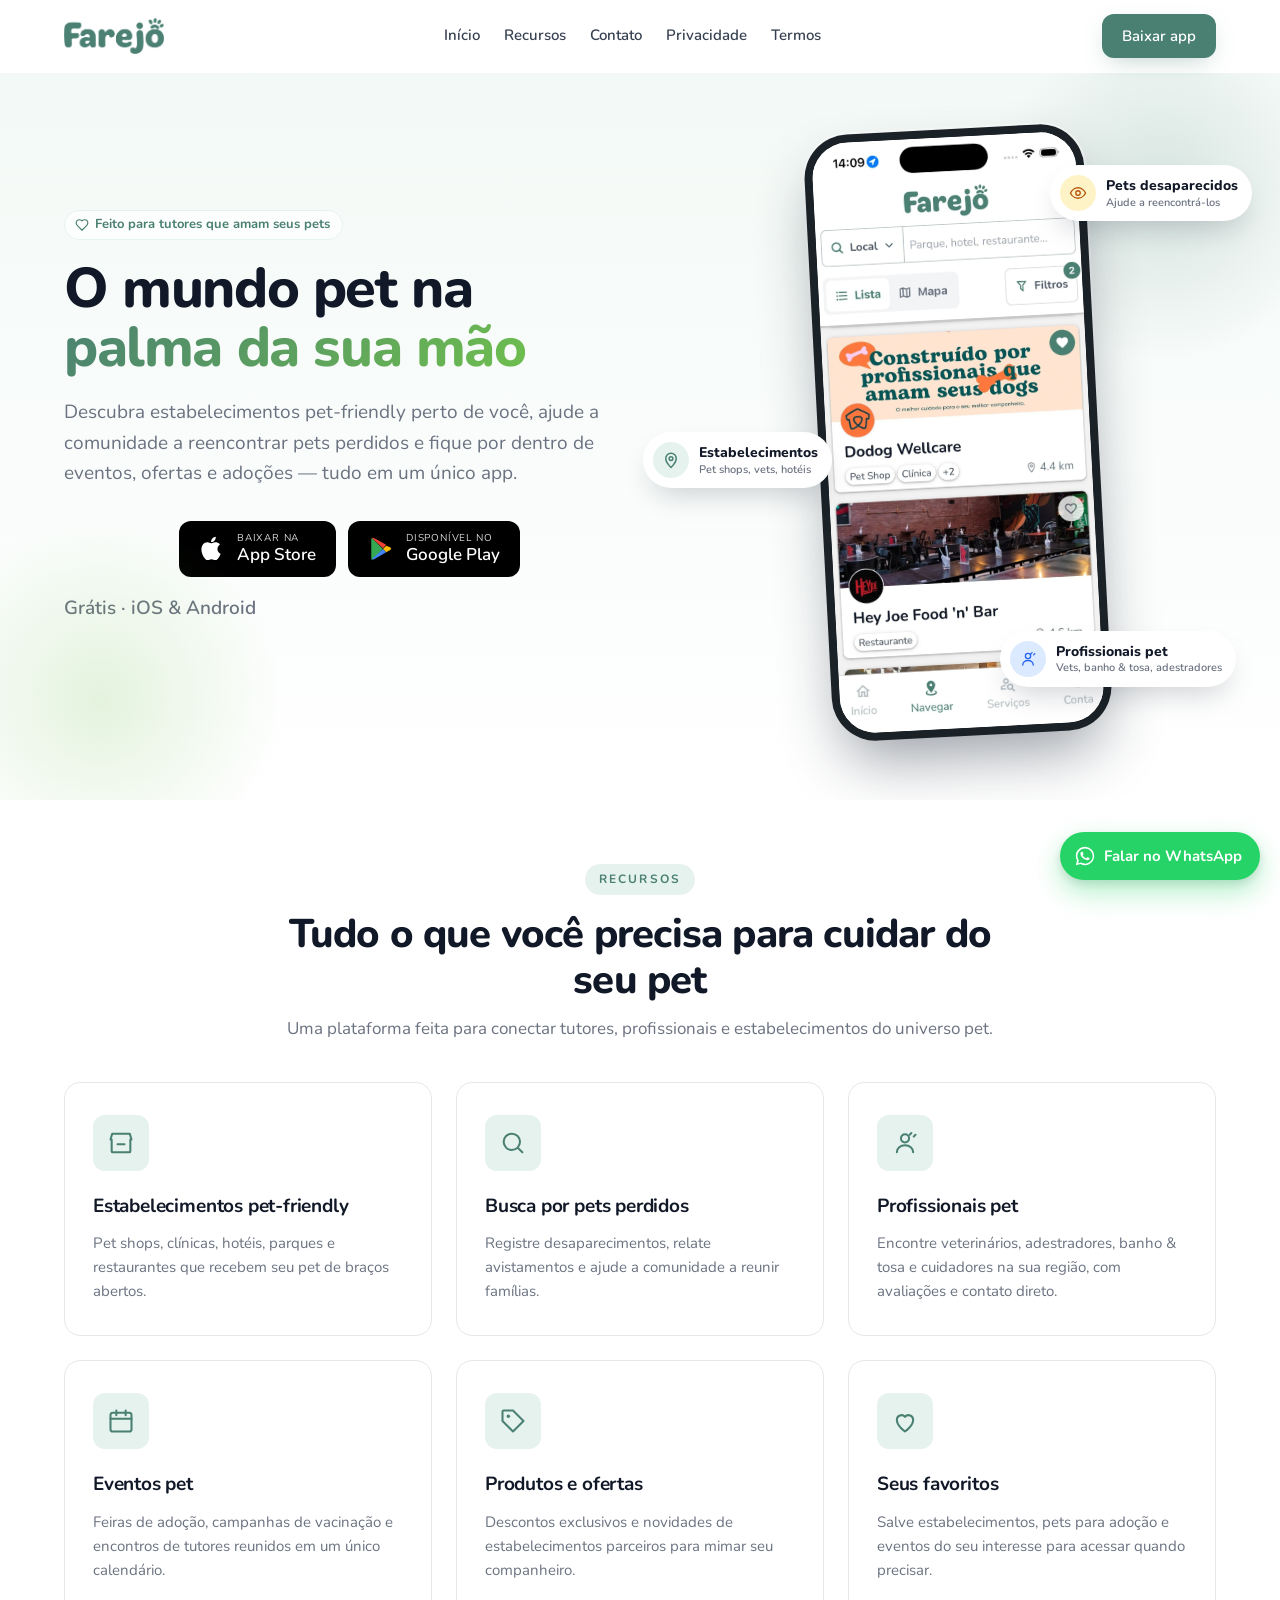
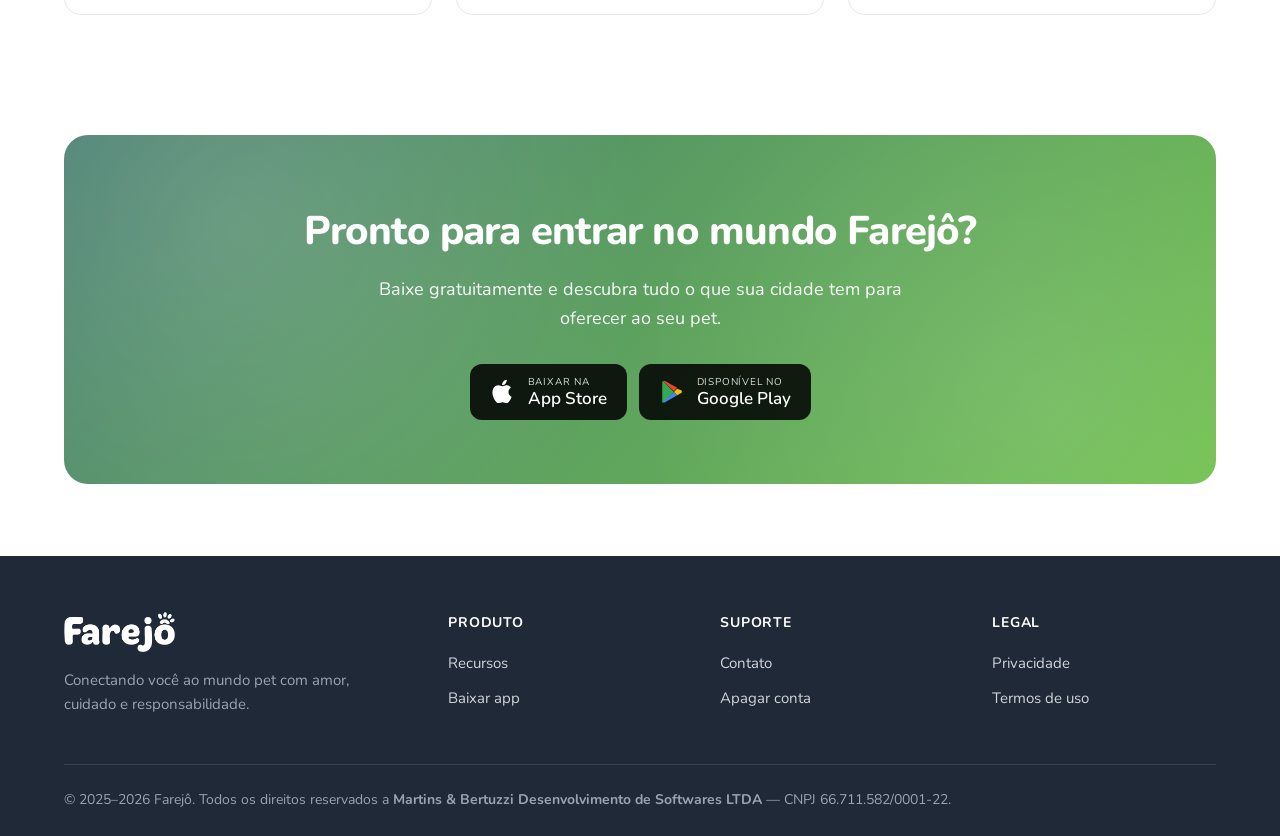
<file: index.html>
<!DOCTYPE html>
<html lang="pt-BR">
<head>
  <meta charset="UTF-8">
  <meta name="viewport" content="width=device-width, initial-scale=1.0">
  <title>Farejô — O app que conecta você ao mundo pet</title>
  <meta name="description" content="Farejô é a plataforma completa para tutores de pets: encontre estabelecimentos pet-friendly, ajude na busca por pets perdidos, descubra eventos e oportunidades de adoção.">
  <meta name="theme-color" content="#4a8072">

  <link rel="icon" type="image/png" href="assets/images/icon.png">
  <link rel="apple-touch-icon" href="assets/images/icon.png">

  <link rel="preconnect" href="https://fonts.googleapis.com">
  <link rel="preconnect" href="https://fonts.gstatic.com" crossorigin>
  <link href="https://fonts.googleapis.com/css2?family=Nunito:wght@300;400;500;600;700;800;900&display=swap" rel="stylesheet">

  <link rel="stylesheet" href="assets/css/main.css">
  <link rel="stylesheet" href="assets/css/home.css">

  <!-- Open Graph -->
  <meta property="og:type" content="website">
  <meta property="og:title" content="Farejô — O app que conecta você ao mundo pet">
  <meta property="og:description" content="Estabelecimentos pet-friendly, ajuda na busca por pets perdidos, eventos e adoção responsável — tudo em um app.">
  <meta property="og:image" content="assets/images/icon.png">
  <meta property="og:site_name" content="Farejô">
</head>
<body>
  <header class="site-header" role="banner">
    <nav class="container site-header__nav" aria-label="Principal">
      <a href="#home" class="site-header__logo" aria-label="Farejô — Início">
        <img src="assets/images/logo-name.png" alt="Farejô">
      </a>

      <ul class="site-header__links" data-menu-target>
        <li><a href="#home">Início</a></li>
        <li><a href="#features">Recursos</a></li>
        <li><a href="contact.html">Contato</a></li>
        <li><a href="privacy.html">Privacidade</a></li>
        <li><a href="terms.html">Termos</a></li>
      </ul>

      <div class="site-header__cta">
        <a href="#download" class="btn btn--primary site-header__cta-text" style="min-height:44px;padding:10px 20px;font-size:0.9375rem;">
          Baixar app
        </a>
        <button class="site-header__menu" type="button" aria-label="Abrir menu" aria-expanded="false" data-menu-toggle>
          <svg width="24" height="24" viewBox="0 0 24 24" fill="none" stroke="currentColor" stroke-width="2" stroke-linecap="round" aria-hidden="true">
            <path d="M3 6h18M3 12h18M3 18h18"/>
          </svg>
        </button>
      </div>
    </nav>
  </header>

  <main id="home">
    <!-- ============ HERO ============ -->
    <section class="hero">
      <div class="container hero__inner">
        <div class="hero__copy">
          <span class="hero__eyebrow">
            <svg viewBox="0 0 24 24" fill="none" stroke="currentColor" stroke-width="2" stroke-linecap="round" stroke-linejoin="round" aria-hidden="true">
              <path d="M19 14c1.49-1.46 3-3.21 3-5.5A5.5 5.5 0 0 0 16.5 3c-1.76 0-3 .5-4.5 2-1.5-1.5-2.74-2-4.5-2A5.5 5.5 0 0 0 2 8.5c0 2.29 1.51 4.04 3 5.5l7 7Z"/>
            </svg>
            Feito para tutores que amam seus pets
          </span>
          <h1>
            O mundo pet na <span class="accent">palma da sua mão</span>
          </h1>
          <p>
            Descubra estabelecimentos pet-friendly perto de você, ajude a comunidade a reencontrar pets perdidos e fique por dentro de eventos, ofertas e adoções — tudo em um único app.
          </p>

          <div class="hero__ctas">
            <div class="store-badges">
              <a href="https://apps.apple.com/br/app/farej%C3%B4/id6746971869" target="_blank" rel="noopener" class="store-badge" aria-label="Baixar Farejô na App Store">
                <svg viewBox="0 0 24 24" fill="currentColor" aria-hidden="true">
                  <path d="M17.05 12.04c-.03-2.74 2.24-4.07 2.34-4.13-1.28-1.86-3.26-2.12-3.97-2.15-1.69-.17-3.3 1-4.16 1-.87 0-2.19-.97-3.6-.95-1.85.03-3.56 1.07-4.51 2.72-1.93 3.34-.49 8.27 1.38 10.97.92 1.32 2.01 2.81 3.42 2.76 1.38-.05 1.9-.89 3.57-.89 1.66 0 2.13.89 3.59.86 1.49-.02 2.43-1.34 3.34-2.67 1.05-1.53 1.49-3.01 1.51-3.09-.03-.01-2.9-1.11-2.93-4.43zM14.36 4.05c.76-.92 1.27-2.2 1.13-3.47-1.09.04-2.41.73-3.19 1.65-.7.81-1.31 2.11-1.15 3.36 1.21.09 2.45-.62 3.21-1.54z"/>
                </svg>
                <span class="store-badge__text">
                  <span class="store-badge__top">Baixar na</span>
                  <span class="store-badge__bottom">App Store</span>
                </span>
              </a>
              <a href="https://play.google.com/store/apps/details?id=com.petprojectapp" target="_blank" rel="noopener" class="store-badge" aria-label="Baixar Farejô no Google Play">
                <svg viewBox="0 0 24 24" aria-hidden="true">
                  <path fill="#34A853" d="M3.609 1.814 13.792 12 3.61 22.186a1.992 1.992 0 0 1-.61-1.422V3.236c0-.534.235-1.04.609-1.422z"/>
                  <path fill="#FBBC04" d="m16.81 8.992-3.018 3.008 3.024 3.024 3.643-2.066c1.036-.586 1.036-2.094 0-2.68z"/>
                  <path fill="#EA4335" d="M3.609 1.814a2 2 0 0 1 1.97-.05l11.231 6.428-3.018 3.008z"/>
                  <path fill="#4285F4" d="m13.792 12 3.024 3.024-11.237 6.434a2 2 0 0 1-1.97-.272z"/>
                </svg>
                <span class="store-badge__text">
                  <span class="store-badge__top">Disponível no</span>
                  <span class="store-badge__bottom">Google Play</span>
                </span>
              </a>
            </div>
            <p class="hero__store-label">Grátis · iOS &amp; Android</p>
          </div>
        </div>

        <div class="hero__visual" aria-hidden="true">
          <!-- Chip 1: Pets desaparecidos (MissingPetsListScreen) -->
          <div class="hero__chip hero__chip--top">
            <span class="hero__chip-icon hero__chip-icon--warn">
              <svg viewBox="0 0 24 24" fill="none" stroke="currentColor" stroke-width="1.75" stroke-linecap="round" stroke-linejoin="round">
                <path d="M2 12s3-7 10-7 10 7 10 7-3 7-10 7S2 12 2 12z"/>
                <circle cx="12" cy="12" r="3"/>
              </svg>
            </span>
            <span class="hero__chip-text">
              <strong>Pets desaparecidos</strong>
              <small>Ajude a reencontrá-los</small>
            </span>
          </div>

          <!-- Chip 2: Estabelecimentos (BusinessDetailsScreen + categorias reais do app) -->
          <div class="hero__chip hero__chip--mid">
            <span class="hero__chip-icon hero__chip-icon--brand">
              <svg viewBox="0 0 24 24" fill="none" stroke="currentColor" stroke-width="2" stroke-linecap="round" stroke-linejoin="round">
                <path d="M12 22s-7-7-7-12a7 7 0 1 1 14 0c0 5-7 12-7 12z"/>
                <circle cx="12" cy="10" r="2.5"/>
              </svg>
            </span>
            <span class="hero__chip-text">
              <strong>Estabelecimentos</strong>
              <small>Pet shops, vets, hotéis</small>
            </span>
          </div>

          <!-- Chip 3: Profissionais (ProfessionalsScreen — aba "Serviços" do bottom tab) -->
          <div class="hero__chip hero__chip--bot">
            <span class="hero__chip-icon hero__chip-icon--info">
              <svg viewBox="0 0 24 24" fill="none" stroke="currentColor" stroke-width="1.75" stroke-linecap="round" stroke-linejoin="round">
                <circle cx="12" cy="8" r="3.5"/>
                <path d="M5 20c0-3.5 3-6 7-6s7 2.5 7 6"/>
                <path d="M16 5l1.5-1.5M19.5 6.5 21 5"/>
              </svg>
            </span>
            <span class="hero__chip-text">
              <strong>Profissionais pet</strong>
              <small>Vets, banho &amp; tosa, adestradores</small>
            </span>
          </div>

          <div class="hero__phone">
            <img
              src="assets/images/app-screen.jpg"
              alt="Tela do aplicativo Farejô"
              class="hero__phone-screen"
            >
          </div>
        </div>
      </div>
    </section>

    <!-- ============ FEATURES ============ -->
    <section class="features" id="features">
      <div class="container">
        <div class="features__head">
          <span class="features__eyebrow">Recursos</span>
          <h2>Tudo o que você precisa para cuidar do seu pet</h2>
          <p class="features__sub">
            Uma plataforma feita para conectar tutores, profissionais e estabelecimentos do universo pet.
          </p>
        </div>

        <div class="features__grid">
          <article class="feature-card">
            <div class="feature-card__icon">
              <svg viewBox="0 0 24 24" fill="none" stroke="currentColor" stroke-width="1.75" stroke-linecap="round" stroke-linejoin="round" aria-hidden="true">
                <path d="M3 9l1.5-5h15L21 9"/>
                <path d="M4 9v10a1 1 0 0 0 1 1h14a1 1 0 0 0 1-1V9"/>
                <path d="M9 13h6"/>
              </svg>
            </div>
            <h3>Estabelecimentos pet-friendly</h3>
            <p>Pet shops, clínicas, hotéis, parques e restaurantes que recebem seu pet de braços abertos.</p>
          </article>

          <article class="feature-card">
            <div class="feature-card__icon">
              <svg viewBox="0 0 24 24" fill="none" stroke="currentColor" stroke-width="1.75" stroke-linecap="round" stroke-linejoin="round" aria-hidden="true">
                <circle cx="11" cy="11" r="7"/>
                <path d="m20 20-3.5-3.5"/>
              </svg>
            </div>
            <h3>Busca por pets perdidos</h3>
            <p>Registre desaparecimentos, relate avistamentos e ajude a comunidade a reunir famílias.</p>
          </article>

          <article class="feature-card">
            <div class="feature-card__icon">
              <svg viewBox="0 0 24 24" fill="none" stroke="currentColor" stroke-width="1.75" stroke-linecap="round" stroke-linejoin="round" aria-hidden="true">
                <circle cx="12" cy="8" r="3.5"/>
                <path d="M5 20c0-3.5 3-6 7-6s7 2.5 7 6"/>
                <path d="M16 5l1.5-1.5M19.5 6.5 21 5"/>
              </svg>
            </div>
            <h3>Profissionais pet</h3>
            <p>Encontre veterinários, adestradores, banho &amp; tosa e cuidadores na sua região, com avaliações e contato direto.</p>
          </article>

          <article class="feature-card">
            <div class="feature-card__icon">
              <svg viewBox="0 0 24 24" fill="none" stroke="currentColor" stroke-width="1.75" stroke-linecap="round" stroke-linejoin="round" aria-hidden="true">
                <rect x="3" y="5" width="18" height="16" rx="2"/>
                <path d="M3 10h18M8 3v4M16 3v4"/>
              </svg>
            </div>
            <h3>Eventos pet</h3>
            <p>Feiras de adoção, campanhas de vacinação e encontros de tutores reunidos em um único calendário.</p>
          </article>

          <article class="feature-card">
            <div class="feature-card__icon">
              <svg viewBox="0 0 24 24" fill="none" stroke="currentColor" stroke-width="1.75" stroke-linecap="round" stroke-linejoin="round" aria-hidden="true">
                <path d="M3 12V4a1 1 0 0 1 1-1h8l9 9-9 9z"/>
                <circle cx="8" cy="8" r="1.5" fill="currentColor" stroke="none"/>
              </svg>
            </div>
            <h3>Produtos e ofertas</h3>
            <p>Descontos exclusivos e novidades de estabelecimentos parceiros para mimar seu companheiro.</p>
          </article>

          <article class="feature-card">
            <div class="feature-card__icon">
              <svg viewBox="0 0 24 24" fill="none" stroke="currentColor" stroke-width="1.75" stroke-linecap="round" stroke-linejoin="round" aria-hidden="true">
                <path d="M12 21s-7-4.5-7-10a4 4 0 0 1 7-2.6A4 4 0 0 1 19 11c0 5.5-7 10-7 10z"/>
              </svg>
            </div>
            <h3>Seus favoritos</h3>
            <p>Salve estabelecimentos, pets para adoção e eventos do seu interesse para acessar quando precisar.</p>
          </article>
        </div>
      </div>
    </section>

    <!-- ============ CTA BANNER ============ -->
    <section class="cta-banner" id="download">
      <div class="container">
        <div class="cta-banner__inner">
          <h2>Pronto para entrar no mundo Farejô?</h2>
          <p>Baixe gratuitamente e descubra tudo o que sua cidade tem para oferecer ao seu pet.</p>
          <div class="store-badges">
            <a href="https://apps.apple.com/br/app/farej%C3%B4/id6746971869" target="_blank" rel="noopener" class="store-badge" aria-label="Baixar Farejô na App Store">
              <svg viewBox="0 0 24 24" fill="currentColor" aria-hidden="true">
                <path d="M17.05 12.04c-.03-2.74 2.24-4.07 2.34-4.13-1.28-1.86-3.26-2.12-3.97-2.15-1.69-.17-3.3 1-4.16 1-.87 0-2.19-.97-3.6-.95-1.85.03-3.56 1.07-4.51 2.72-1.93 3.34-.49 8.27 1.38 10.97.92 1.32 2.01 2.81 3.42 2.76 1.38-.05 1.9-.89 3.57-.89 1.66 0 2.13.89 3.59.86 1.49-.02 2.43-1.34 3.34-2.67 1.05-1.53 1.49-3.01 1.51-3.09-.03-.01-2.9-1.11-2.93-4.43zM14.36 4.05c.76-.92 1.27-2.2 1.13-3.47-1.09.04-2.41.73-3.19 1.65-.7.81-1.31 2.11-1.15 3.36 1.21.09 2.45-.62 3.21-1.54z"/>
              </svg>
              <span class="store-badge__text">
                <span class="store-badge__top">Baixar na</span>
                <span class="store-badge__bottom">App Store</span>
              </span>
            </a>
            <a href="https://play.google.com/store/apps/details?id=com.petprojectapp" target="_blank" rel="noopener" class="store-badge" aria-label="Baixar Farejô no Google Play">
              <svg viewBox="0 0 24 24" aria-hidden="true">
                <path fill="#34A853" d="M3.609 1.814 13.792 12 3.61 22.186a1.992 1.992 0 0 1-.61-1.422V3.236c0-.534.235-1.04.609-1.422z"/>
                <path fill="#FBBC04" d="m16.81 8.992-3.018 3.008 3.024 3.024 3.643-2.066c1.036-.586 1.036-2.094 0-2.68z"/>
                <path fill="#EA4335" d="M3.609 1.814a2 2 0 0 1 1.97-.05l11.231 6.428-3.018 3.008z"/>
                <path fill="#4285F4" d="m13.792 12 3.024 3.024-11.237 6.434a2 2 0 0 1-1.97-.272z"/>
              </svg>
              <span class="store-badge__text">
                <span class="store-badge__top">Disponível no</span>
                <span class="store-badge__bottom">Google Play</span>
              </span>
            </a>
          </div>
        </div>
      </div>
    </section>
  </main>

  <footer class="site-footer">
    <div class="container">
      <div class="site-footer__grid">
        <div class="site-footer__brand">
          <img src="assets/images/logo-name.png" alt="Farejô">
          <p>Conectando você ao mundo pet com amor, cuidado e responsabilidade.</p>
        </div>

        <div class="site-footer__col">
          <h4>Produto</h4>
          <ul>
            <li><a href="#features">Recursos</a></li>
            <li><a href="#download">Baixar app</a></li>
          </ul>
        </div>

        <div class="site-footer__col">
          <h4>Suporte</h4>
          <ul>
            <li><a href="contact.html">Contato</a></li>
            <li><a href="delete-account.html">Apagar conta</a></li>
          </ul>
        </div>

        <div class="site-footer__col">
          <h4>Legal</h4>
          <ul>
            <li><a href="privacy.html">Privacidade</a></li>
            <li><a href="terms.html">Termos de uso</a></li>
          </ul>
        </div>
      </div>

      <div class="site-footer__bottom">
        <p>&copy; 2025–2026 Farejô. Todos os direitos reservados a <strong>Martins &amp; Bertuzzi Desenvolvimento de Softwares LTDA</strong> — CNPJ 66.711.582/0001-22.</p>
      </div>
    </div>
  </footer>

  <a
    class="whatsapp-fab"
    href="https://wa.me/5585994124144?text=Ol%C3%A1%2C%20Farej%C3%B4!%20Tenho%20uma%20d%C3%BAvida"
    target="_blank"
    rel="noopener"
    aria-label="Falar com o Farejô no WhatsApp"
  >
    <svg viewBox="0 0 24 24" fill="currentColor" aria-hidden="true">
      <path d="M19.05 4.91A10 10 0 0 0 12 2C6.48 2 2 6.48 2 12c0 1.74.45 3.43 1.31 4.93L2 22l5.2-1.36A10 10 0 0 0 12 22c5.52 0 10-4.48 10-10 0-2.67-1.04-5.18-2.95-7.09Zm-7.04 15.4c-1.5 0-2.96-.4-4.24-1.16l-.3-.18-3.08.81.82-3-.19-.31a8.34 8.34 0 0 1-1.27-4.4c0-4.6 3.74-8.34 8.34-8.34 2.23 0 4.32.87 5.9 2.44a8.27 8.27 0 0 1 2.44 5.9c0 4.6-3.74 8.34-8.42 8.34Zm4.59-6.24c-.25-.13-1.49-.74-1.72-.82-.23-.08-.4-.13-.56.13-.17.26-.65.82-.79.99-.15.17-.29.18-.54.06-.25-.13-1.06-.39-2.02-1.25-.75-.67-1.25-1.5-1.4-1.75-.15-.26-.02-.4.11-.52.11-.11.25-.29.38-.43.13-.15.17-.25.25-.42.08-.17.04-.32-.02-.45-.06-.13-.56-1.36-.77-1.86-.2-.49-.41-.42-.56-.43h-.48c-.17 0-.43.06-.66.32-.23.26-.86.84-.86 2.04 0 1.21.88 2.37 1 2.54.13.17 1.74 2.66 4.21 3.73.59.25 1.05.4 1.41.51.59.19 1.13.16 1.55.1.47-.07 1.49-.61 1.7-1.2.21-.59.21-1.1.15-1.2-.06-.1-.23-.16-.48-.29Z"/>
    </svg>
    <span class="whatsapp-fab__label">Falar no WhatsApp</span>
  </a>

  <script src="assets/js/main.js"></script>
</body>
</html>
</file>
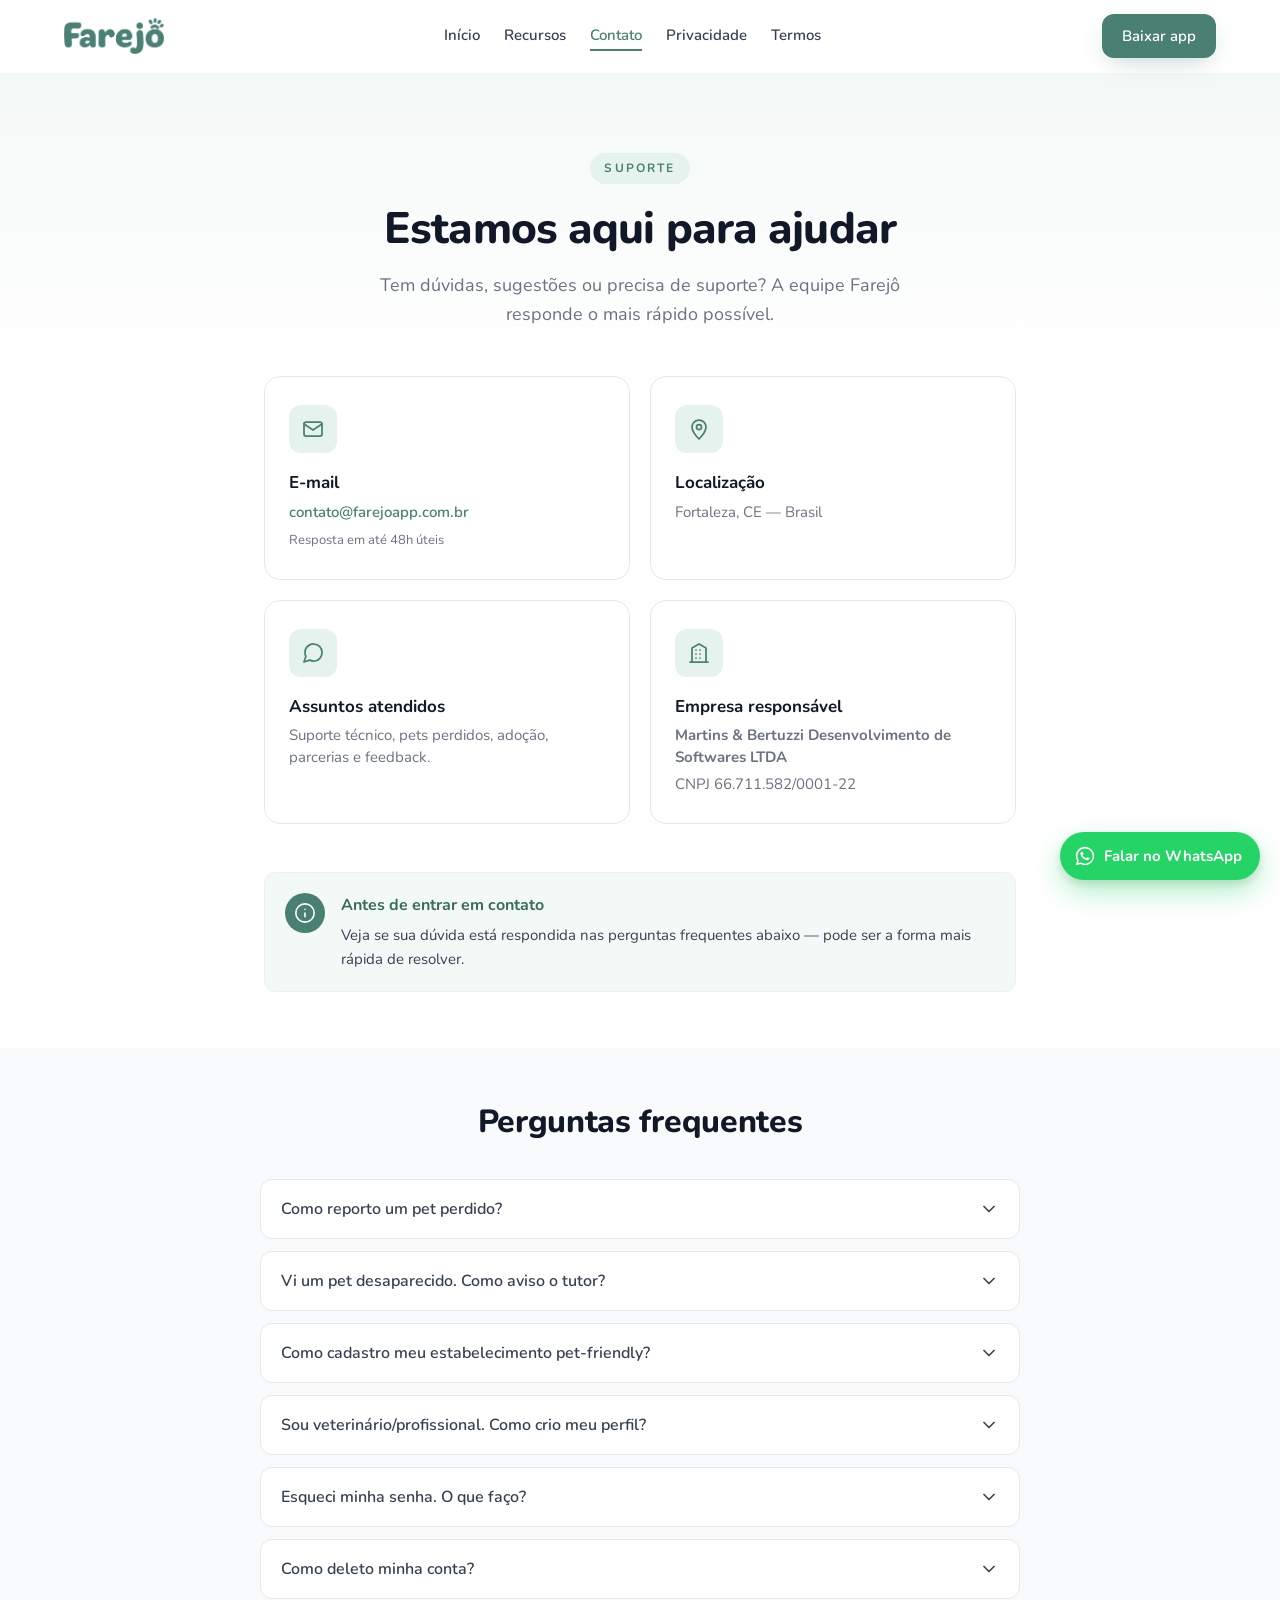
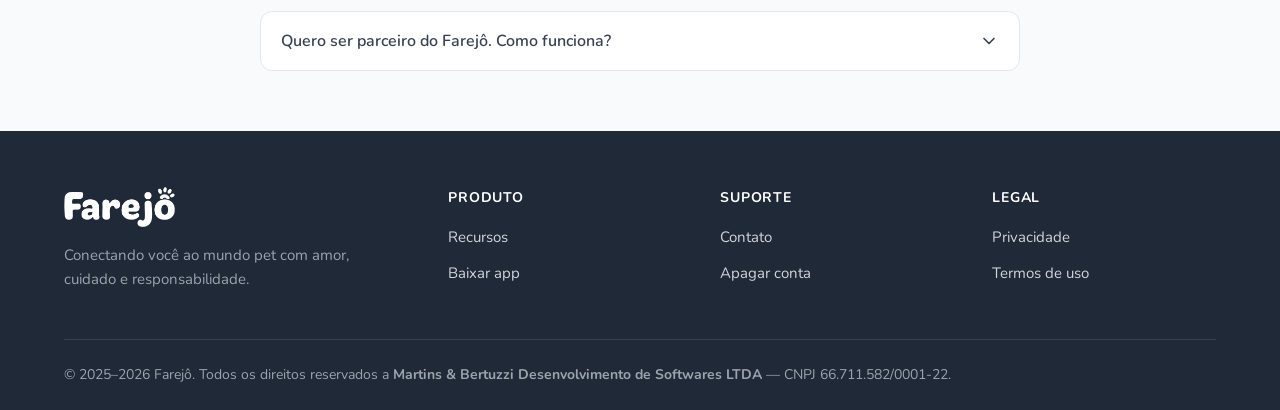
<file: contact.html>
<!DOCTYPE html>
<html lang="pt-BR">
<head>
  <meta charset="UTF-8">
  <meta name="viewport" content="width=device-width, initial-scale=1.0">
  <title>Contato — Farejô</title>
  <meta name="description" content="Entre em contato com a equipe do Farejô. Estamos aqui para ajudar você e seu pet.">
  <meta name="theme-color" content="#4a8072">

  <link rel="icon" type="image/png" href="assets/images/icon.png">
  <link rel="apple-touch-icon" href="assets/images/icon.png">

  <link rel="preconnect" href="https://fonts.googleapis.com">
  <link rel="preconnect" href="https://fonts.gstatic.com" crossorigin>
  <link href="https://fonts.googleapis.com/css2?family=Nunito:wght@300;400;500;600;700;800;900&display=swap" rel="stylesheet">

  <link rel="stylesheet" href="assets/css/main.css">

  <style>
    .contact-grid {
      display: grid;
      grid-template-columns: repeat(auto-fit, minmax(260px, 1fr));
      gap: 20px;
      margin-bottom: 48px;
    }

    .contact-card {
      background: #fff;
      border: 1px solid var(--color-border);
      border-radius: var(--radius-lg);
      padding: 28px 24px;
      transition: border-color 0.2s ease, transform 0.2s ease, box-shadow 0.2s ease;
    }

    .contact-card:hover {
      border-color: var(--color-primary-100);
      transform: translateY(-2px);
      box-shadow: var(--shadow-md);
    }

    .contact-card__icon {
      width: 48px;
      height: 48px;
      border-radius: var(--radius-md);
      background: var(--color-primary-100);
      color: var(--color-primary);
      display: inline-flex;
      align-items: center;
      justify-content: center;
      margin-bottom: 16px;
    }

    .contact-card__icon svg {
      width: 24px;
      height: 24px;
    }

    .contact-card h3 {
      font-size: 1.0625rem;
      font-weight: 700;
      color: #111827;
      margin-bottom: 4px;
    }

    .contact-card p,
    .contact-card a {
      font-size: 0.9375rem;
      color: var(--color-text-secondary);
      line-height: 1.5;
      word-break: break-word;
    }

    .contact-card a {
      color: var(--color-primary);
      font-weight: 600;
    }

    .contact-card a:hover {
      text-decoration: underline;
    }

    /* FAQ */
    .faq {
      max-width: 760px;
      margin: 0 auto;
    }

    .faq h2 {
      text-align: center;
      font-size: clamp(1.5rem, 2vw + 1rem, 2rem);
      font-weight: 800;
      color: #111827;
      margin-bottom: 32px;
      letter-spacing: -0.01em;
    }

    .faq-item {
      background: #fff;
      border: 1px solid var(--color-border);
      border-radius: var(--radius-md);
      margin-bottom: 12px;
      overflow: hidden;
    }

    .faq-question {
      width: 100%;
      padding: 18px 20px;
      text-align: left;
      font-size: 1rem;
      font-weight: 600;
      color: var(--color-text-primary);
      display: flex;
      justify-content: space-between;
      align-items: center;
      gap: 16px;
      transition: background 0.2s ease;
    }

    .faq-question:hover {
      background: var(--color-surface);
    }

    .faq-question svg {
      flex-shrink: 0;
      transition: transform 0.2s ease;
    }

    .faq-question[aria-expanded="true"] svg {
      transform: rotate(180deg);
    }

    .faq-answer {
      padding: 0 20px 20px;
      color: var(--color-text-secondary);
      font-size: 0.9375rem;
      line-height: 1.65;
    }
  </style>
</head>
<body>
  <header class="site-header" role="banner">
    <nav class="container site-header__nav" aria-label="Principal">
      <a href="index.html" class="site-header__logo" aria-label="Farejô — Início">
        <img src="assets/images/logo-name.png" alt="Farejô">
      </a>

      <ul class="site-header__links" data-menu-target>
        <li><a href="index.html#home">Início</a></li>
        <li><a href="index.html#features">Recursos</a></li>
        <li><a href="contact.html" aria-current="page">Contato</a></li>
        <li><a href="privacy.html">Privacidade</a></li>
        <li><a href="terms.html">Termos</a></li>
      </ul>

      <div class="site-header__cta">
        <a href="index.html#download" class="btn btn--primary site-header__cta-text" style="min-height:44px;padding:10px 20px;font-size:0.9375rem;">
          Baixar app
        </a>
        <button class="site-header__menu" type="button" aria-label="Abrir menu" aria-expanded="false" data-menu-toggle>
          <svg width="24" height="24" viewBox="0 0 24 24" fill="none" stroke="currentColor" stroke-width="2" stroke-linecap="round" aria-hidden="true">
            <path d="M3 6h18M3 12h18M3 18h18"/>
          </svg>
        </button>
      </div>
    </nav>
  </header>

  <main>
    <section class="page-hero">
      <div class="container">
        <div class="page-hero__inner">
          <span class="page-hero__eyebrow">Suporte</span>
          <h1>Estamos aqui para ajudar</h1>
          <p>Tem dúvidas, sugestões ou precisa de suporte? A equipe Farejô responde o mais rápido possível.</p>
        </div>
      </div>
    </section>

    <section class="container container--narrow" style="padding-bottom: 32px;">
      <div class="contact-grid">
        <article class="contact-card">
          <div class="contact-card__icon" aria-hidden="true">
            <svg viewBox="0 0 24 24" fill="none" stroke="currentColor" stroke-width="1.75" stroke-linecap="round" stroke-linejoin="round">
              <rect x="3" y="5" width="18" height="14" rx="2"/>
              <path d="m3 7 9 6 9-6"/>
            </svg>
          </div>
          <h3>E-mail</h3>
          <p style="margin-top: 4px;">
            <a href="mailto:contato@farejoapp.com.br">contato@farejoapp.com.br</a>
          </p>
          <p style="margin-top: 8px; font-size: 0.8125rem;">Resposta em até 48h úteis</p>
        </article>

        <article class="contact-card">
          <div class="contact-card__icon" aria-hidden="true">
            <svg viewBox="0 0 24 24" fill="none" stroke="currentColor" stroke-width="1.75" stroke-linecap="round" stroke-linejoin="round">
              <path d="M12 22s-7-7-7-12a7 7 0 1 1 14 0c0 5-7 12-7 12z"/>
              <circle cx="12" cy="10" r="2.5"/>
            </svg>
          </div>
          <h3>Localização</h3>
          <p style="margin-top: 4px;">Fortaleza, CE — Brasil</p>
        </article>

        <article class="contact-card">
          <div class="contact-card__icon" aria-hidden="true">
            <svg viewBox="0 0 24 24" fill="none" stroke="currentColor" stroke-width="1.75" stroke-linecap="round" stroke-linejoin="round">
              <path d="M21 11.5a8.38 8.38 0 0 1-.9 3.8 8.5 8.5 0 0 1-7.6 4.7 8.38 8.38 0 0 1-3.8-.9L3 21l1.9-5.7a8.38 8.38 0 0 1-.9-3.8 8.5 8.5 0 0 1 4.7-7.6 8.38 8.38 0 0 1 3.8-.9h.5a8.48 8.48 0 0 1 8 8v.5z"/>
            </svg>
          </div>
          <h3>Assuntos atendidos</h3>
          <p style="margin-top: 4px;">Suporte técnico, pets perdidos, adoção, parcerias e feedback.</p>
        </article>

        <article class="contact-card">
          <div class="contact-card__icon" aria-hidden="true">
            <svg viewBox="0 0 24 24" fill="none" stroke="currentColor" stroke-width="1.75" stroke-linecap="round" stroke-linejoin="round">
              <path d="M3 21h18"/>
              <path d="M5 21V7l7-4 7 4v14"/>
              <path d="M9 9h.01M13 9h.01M9 13h.01M13 13h.01M9 17h.01M13 17h.01"/>
            </svg>
          </div>
          <h3>Empresa responsável</h3>
          <p style="margin-top: 4px;"><strong>Martins &amp; Bertuzzi Desenvolvimento de Softwares LTDA</strong></p>
          <p style="margin-top: 4px;">CNPJ 66.711.582/0001-22</p>
        </article>
      </div>

      <div class="callout callout--brand">
        <div class="callout__icon" aria-hidden="true">
          <svg viewBox="0 0 24 24" fill="none" stroke="currentColor" stroke-width="1.75" stroke-linecap="round" stroke-linejoin="round">
            <path d="M12 2a10 10 0 1 0 10 10A10 10 0 0 0 12 2z"/>
            <path d="M12 16v-4M12 8h.01"/>
          </svg>
        </div>
        <div class="callout__body">
          <p class="callout__title">Antes de entrar em contato</p>
          <p class="callout__text">Veja se sua dúvida está respondida nas perguntas frequentes abaixo — pode ser a forma mais rápida de resolver.</p>
        </div>
      </div>
    </section>

    <section class="section--sm" style="background: var(--color-surface);">
      <div class="container">
        <div class="faq">
          <h2>Perguntas frequentes</h2>

          <div class="faq-item">
            <button type="button" class="faq-question" data-faq-question>
              Como reporto um pet perdido?
              <svg width="20" height="20" viewBox="0 0 24 24" fill="none" stroke="currentColor" stroke-width="2" stroke-linecap="round" stroke-linejoin="round" aria-hidden="true">
                <path d="m6 9 6 6 6-6"/>
              </svg>
            </button>
            <div class="faq-answer" data-faq-answer hidden>
              Primeiro cadastre o animal: vá em <strong>Conta &rarr; Meus Animais &rarr; Adicionar Animal</strong> e preencha foto, nome, raça, cor e demais informações. Depois, na lista de Meus Animais, toque no <strong>ícone de pata</strong> ao lado do animal cadastrado e preencha o formulário de desaparecimento (título, descrição, onde e quando foi visto pela última vez, contato).
            </div>
          </div>

          <div class="faq-item">
            <button type="button" class="faq-question" data-faq-question>
              Vi um pet desaparecido. Como aviso o tutor?
              <svg width="20" height="20" viewBox="0 0 24 24" fill="none" stroke="currentColor" stroke-width="2" stroke-linecap="round" stroke-linejoin="round" aria-hidden="true">
                <path d="m6 9 6 6 6-6"/>
              </svg>
            </button>
            <div class="faq-answer" data-faq-answer hidden>
              Abra a lista de pets desaparecidos, encontre o pet que você viu e use a opção de relatar avistamento. Informe o local exato, data, hora e qualquer detalhe que ajude o tutor — o aviso aparece direto pra ele.
            </div>
          </div>

          <div class="faq-item">
            <button type="button" class="faq-question" data-faq-question>
              Como cadastro meu estabelecimento pet-friendly?
              <svg width="20" height="20" viewBox="0 0 24 24" fill="none" stroke="currentColor" stroke-width="2" stroke-linecap="round" stroke-linejoin="round" aria-hidden="true">
                <path d="m6 9 6 6 6-6"/>
              </svg>
            </button>
            <div class="faq-answer" data-faq-answer hidden>
              No app, vá em <strong>Conta &rarr; Minhas Empresas</strong> e adicione uma nova empresa. Preencha nome, categoria (pet shop, clínica, hotel, restaurante, parque…), endereço e fotos — sua empresa aparece nas buscas dos tutores próximos.
            </div>
          </div>

          <div class="faq-item">
            <button type="button" class="faq-question" data-faq-question>
              Sou veterinário/profissional. Como crio meu perfil?
              <svg width="20" height="20" viewBox="0 0 24 24" fill="none" stroke="currentColor" stroke-width="2" stroke-linecap="round" stroke-linejoin="round" aria-hidden="true">
                <path d="m6 9 6 6 6-6"/>
              </svg>
            </button>
            <div class="faq-answer" data-faq-answer hidden>
              Vá em <strong>Conta &rarr; Meus Serviços</strong> para criar seu perfil profissional. Adicione as informações sobre o serviço, especialidades e contato — você aparece na aba <strong>Serviços</strong> do app.
            </div>
          </div>

          <div class="faq-item">
            <button type="button" class="faq-question" data-faq-question>
              Esqueci minha senha. O que faço?
              <svg width="20" height="20" viewBox="0 0 24 24" fill="none" stroke="currentColor" stroke-width="2" stroke-linecap="round" stroke-linejoin="round" aria-hidden="true">
                <path d="m6 9 6 6 6-6"/>
              </svg>
            </button>
            <div class="faq-answer" data-faq-answer hidden>
              Na tela de login do app, toque em <strong>Esqueci minha senha</strong> e siga as instruções enviadas ao seu e-mail. O link de redefinição é válido por tempo limitado.
            </div>
          </div>

          <div class="faq-item">
            <button type="button" class="faq-question" data-faq-question>
              Como deleto minha conta?
              <svg width="20" height="20" viewBox="0 0 24 24" fill="none" stroke="currentColor" stroke-width="2" stroke-linecap="round" stroke-linejoin="round" aria-hidden="true">
                <path d="m6 9 6 6 6-6"/>
              </svg>
            </button>
            <div class="faq-answer" data-faq-answer hidden>
              Direto pelo app: <strong>Conta &rarr; Ações da Conta &rarr; Deletar Conta</strong>. A exclusão é imediata e irreversível. Veja o passo-a-passo completo em <a href="delete-account.html">Apagar conta</a>.
            </div>
          </div>

          <div class="faq-item">
            <button type="button" class="faq-question" data-faq-question>
              Quero ser parceiro do Farejô. Como funciona?
              <svg width="20" height="20" viewBox="0 0 24 24" fill="none" stroke="currentColor" stroke-width="2" stroke-linecap="round" stroke-linejoin="round" aria-hidden="true">
                <path d="m6 9 6 6 6-6"/>
              </svg>
            </button>
            <div class="faq-answer" data-faq-answer hidden>
              Adoraríamos conversar! Envie um e-mail para <a href="mailto:contato@farejoapp.com.br">contato@farejoapp.com.br</a> com o assunto <strong>Parceria</strong> contando um pouco sobre o seu negócio.
            </div>
          </div>
        </div>
      </div>
    </section>
  </main>

  <footer class="site-footer">
    <div class="container">
      <div class="site-footer__grid">
        <div class="site-footer__brand">
          <img src="assets/images/logo-name.png" alt="Farejô">
          <p>Conectando você ao mundo pet com amor, cuidado e responsabilidade.</p>
        </div>
        <div class="site-footer__col">
          <h4>Produto</h4>
          <ul>
            <li><a href="index.html#features">Recursos</a></li>
            <li><a href="index.html#download">Baixar app</a></li>
          </ul>
        </div>
        <div class="site-footer__col">
          <h4>Suporte</h4>
          <ul>
            <li><a href="contact.html">Contato</a></li>
            <li><a href="delete-account.html">Apagar conta</a></li>
          </ul>
        </div>
        <div class="site-footer__col">
          <h4>Legal</h4>
          <ul>
            <li><a href="privacy.html">Privacidade</a></li>
            <li><a href="terms.html">Termos de uso</a></li>
          </ul>
        </div>
      </div>
      <div class="site-footer__bottom">
        <p>&copy; 2025–2026 Farejô. Todos os direitos reservados a <strong>Martins &amp; Bertuzzi Desenvolvimento de Softwares LTDA</strong> — CNPJ 66.711.582/0001-22.</p>
      </div>
    </div>
  </footer>

  <a
    class="whatsapp-fab"
    href="https://wa.me/5585994124144?text=Ol%C3%A1%2C%20Farej%C3%B4!%20Tenho%20uma%20d%C3%BAvida"
    target="_blank"
    rel="noopener"
    aria-label="Falar com o Farejô no WhatsApp"
  >
    <svg viewBox="0 0 24 24" fill="currentColor" aria-hidden="true">
      <path d="M19.05 4.91A10 10 0 0 0 12 2C6.48 2 2 6.48 2 12c0 1.74.45 3.43 1.31 4.93L2 22l5.2-1.36A10 10 0 0 0 12 22c5.52 0 10-4.48 10-10 0-2.67-1.04-5.18-2.95-7.09Zm-7.04 15.4c-1.5 0-2.96-.4-4.24-1.16l-.3-.18-3.08.81.82-3-.19-.31a8.34 8.34 0 0 1-1.27-4.4c0-4.6 3.74-8.34 8.34-8.34 2.23 0 4.32.87 5.9 2.44a8.27 8.27 0 0 1 2.44 5.9c0 4.6-3.74 8.34-8.42 8.34Zm4.59-6.24c-.25-.13-1.49-.74-1.72-.82-.23-.08-.4-.13-.56.13-.17.26-.65.82-.79.99-.15.17-.29.18-.54.06-.25-.13-1.06-.39-2.02-1.25-.75-.67-1.25-1.5-1.4-1.75-.15-.26-.02-.4.11-.52.11-.11.25-.29.38-.43.13-.15.17-.25.25-.42.08-.17.04-.32-.02-.45-.06-.13-.56-1.36-.77-1.86-.2-.49-.41-.42-.56-.43h-.48c-.17 0-.43.06-.66.32-.23.26-.86.84-.86 2.04 0 1.21.88 2.37 1 2.54.13.17 1.74 2.66 4.21 3.73.59.25 1.05.4 1.41.51.59.19 1.13.16 1.55.1.47-.07 1.49-.61 1.7-1.2.21-.59.21-1.1.15-1.2-.06-.1-.23-.16-.48-.29Z"/>
    </svg>
    <span class="whatsapp-fab__label">Falar no WhatsApp</span>
  </a>

  <script src="assets/js/main.js"></script>
</body>
</html>
</file>
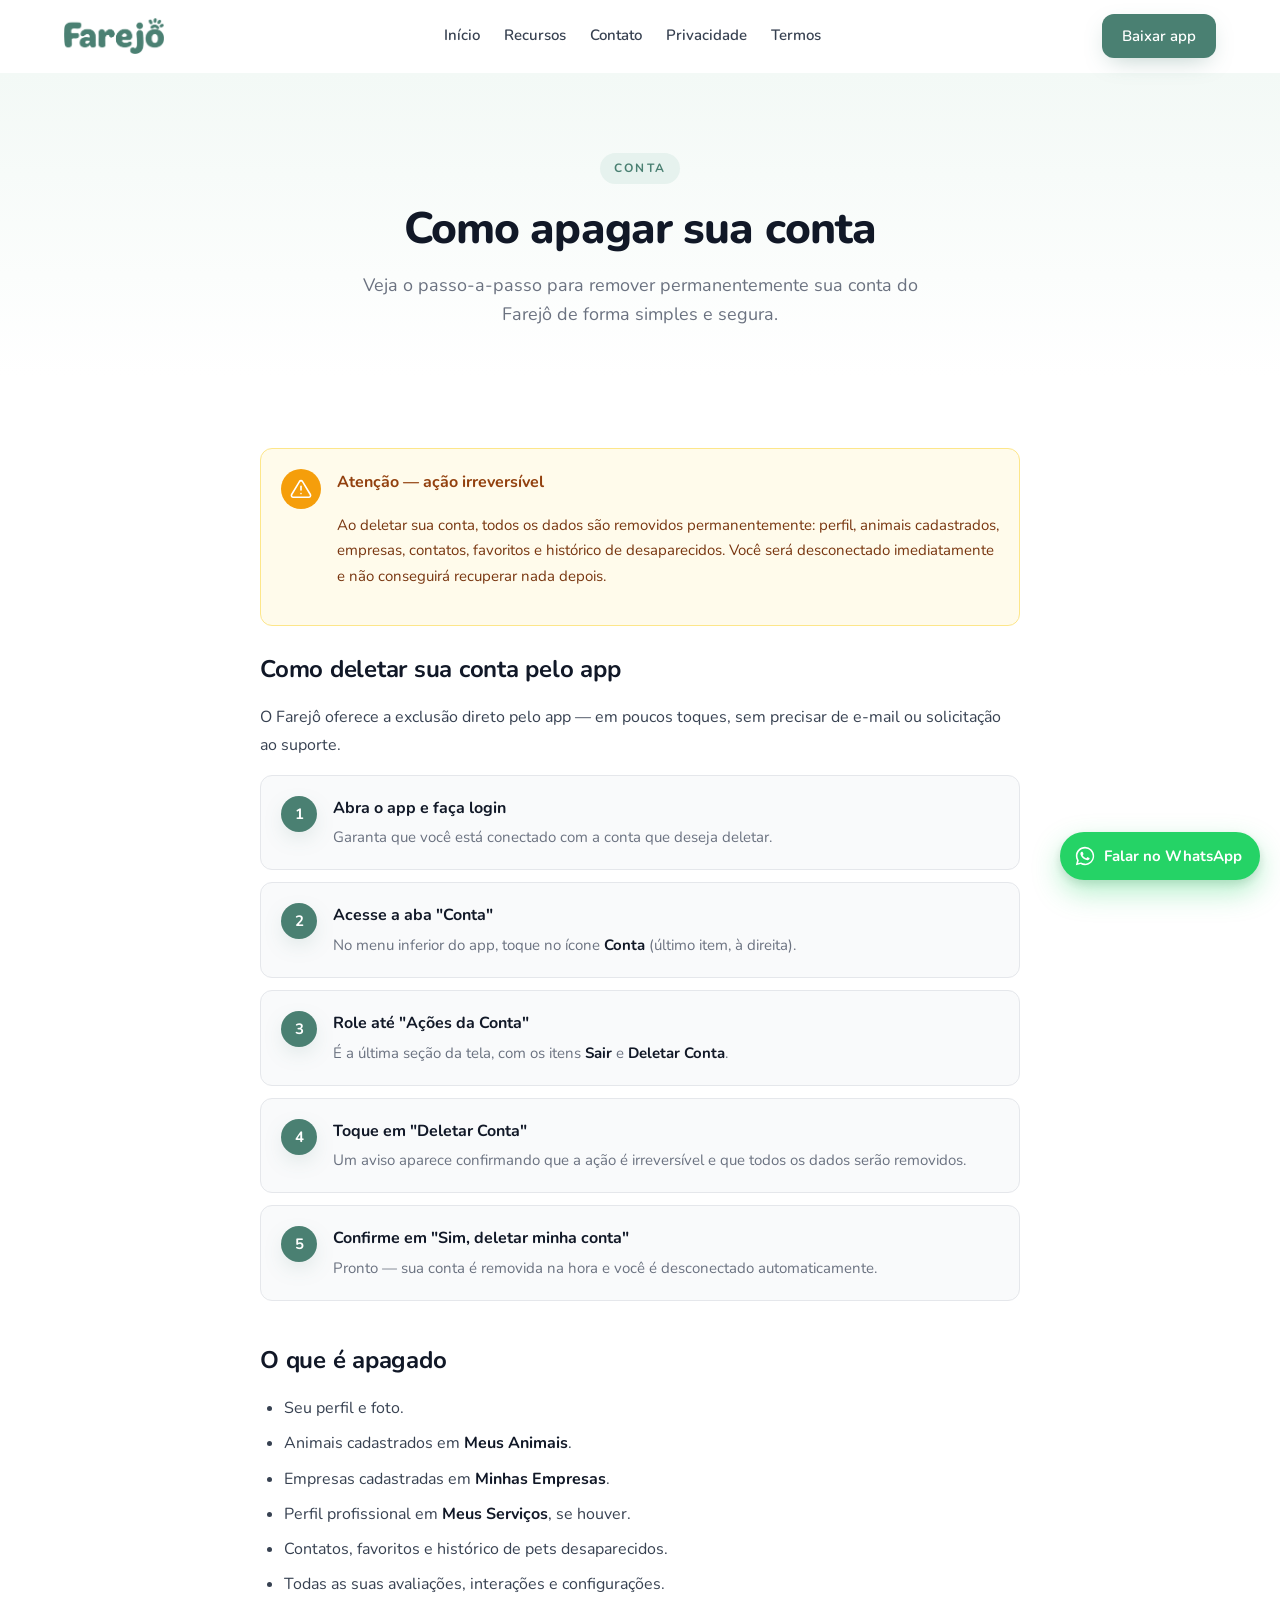
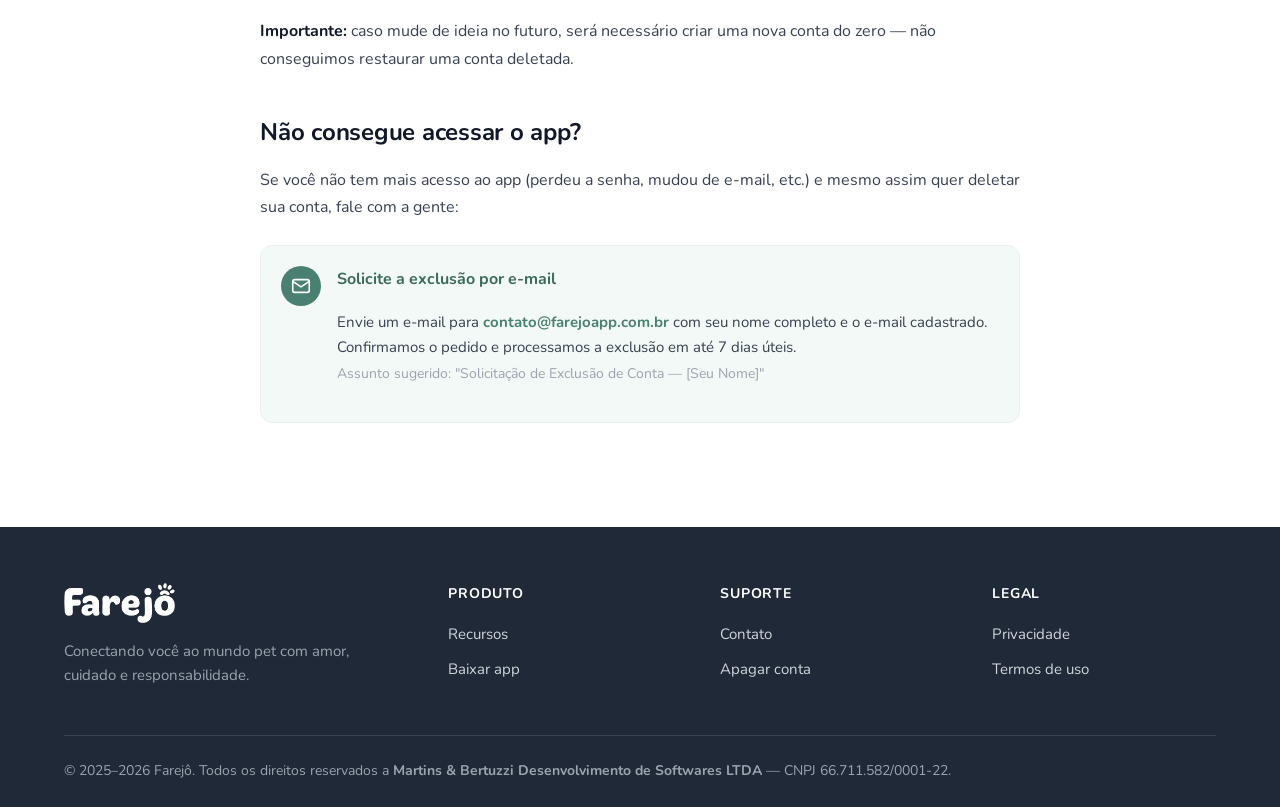
<file: delete-account.html>
<!DOCTYPE html>
<html lang="pt-BR">
<head>
  <meta charset="UTF-8">
  <meta name="viewport" content="width=device-width, initial-scale=1.0">
  <title>Apagar Conta — Farejô</title>
  <meta name="description" content="Aprenda como apagar sua conta do Farejô de forma simples e segura.">
  <meta name="theme-color" content="#4a8072">

  <link rel="icon" type="image/png" href="assets/images/icon.png">
  <link rel="apple-touch-icon" href="assets/images/icon.png">

  <link rel="preconnect" href="https://fonts.googleapis.com">
  <link rel="preconnect" href="https://fonts.gstatic.com" crossorigin>
  <link href="https://fonts.googleapis.com/css2?family=Nunito:wght@300;400;500;600;700;800;900&display=swap" rel="stylesheet">

  <link rel="stylesheet" href="assets/css/main.css">
</head>
<body>
  <header class="site-header" role="banner">
    <nav class="container site-header__nav" aria-label="Principal">
      <a href="index.html" class="site-header__logo" aria-label="Farejô — Início">
        <img src="assets/images/logo-name.png" alt="Farejô">
      </a>

      <ul class="site-header__links" data-menu-target>
        <li><a href="index.html#home">Início</a></li>
        <li><a href="index.html#features">Recursos</a></li>
        <li><a href="contact.html">Contato</a></li>
        <li><a href="privacy.html">Privacidade</a></li>
        <li><a href="terms.html">Termos</a></li>
      </ul>

      <div class="site-header__cta">
        <a href="index.html#download" class="btn btn--primary site-header__cta-text" style="min-height:44px;padding:10px 20px;font-size:0.9375rem;">
          Baixar app
        </a>
        <button class="site-header__menu" type="button" aria-label="Abrir menu" aria-expanded="false" data-menu-toggle>
          <svg width="24" height="24" viewBox="0 0 24 24" fill="none" stroke="currentColor" stroke-width="2" stroke-linecap="round" aria-hidden="true">
            <path d="M3 6h18M3 12h18M3 18h18"/>
          </svg>
        </button>
      </div>
    </nav>
  </header>

  <main>
    <section class="page-hero">
      <div class="container">
        <div class="page-hero__inner">
          <span class="page-hero__eyebrow">Conta</span>
          <h1>Como apagar sua conta</h1>
          <p>Veja o passo-a-passo para remover permanentemente sua conta do Farejô de forma simples e segura.</p>
        </div>
      </div>
    </section>

    <article class="container">
      <div class="doc">
        <div class="callout callout--warning" role="alert">
          <div class="callout__icon" aria-hidden="true">
            <svg viewBox="0 0 24 24" fill="none" stroke="currentColor" stroke-width="1.75" stroke-linecap="round" stroke-linejoin="round">
              <path d="M10.3 3.86 1.82 18a2 2 0 0 0 1.71 3h16.94a2 2 0 0 0 1.71-3L13.71 3.86a2 2 0 0 0-3.42 0z"/>
              <path d="M12 9v4M12 17h.01"/>
            </svg>
          </div>
          <div class="callout__body">
            <p class="callout__title">Atenção — ação irreversível</p>
            <p class="callout__text">
              Ao deletar sua conta, todos os dados são removidos permanentemente: perfil, animais cadastrados, empresas, contatos, favoritos e histórico de desaparecidos. Você será desconectado imediatamente e não conseguirá recuperar nada depois.
            </p>
          </div>
        </div>

        <h2>Como deletar sua conta pelo app</h2>
        <p>O Farejô oferece a exclusão direto pelo app — em poucos toques, sem precisar de e-mail ou solicitação ao suporte.</p>

        <ol class="steps">
          <li>
            <strong>Abra o app e faça login</strong>
            Garanta que você está conectado com a conta que deseja deletar.
          </li>
          <li>
            <strong>Acesse a aba "Conta"</strong>
            No menu inferior do app, toque no ícone <strong>Conta</strong> (último item, à direita).
          </li>
          <li>
            <strong>Role até "Ações da Conta"</strong>
            É a última seção da tela, com os itens <strong>Sair</strong> e <strong>Deletar Conta</strong>.
          </li>
          <li>
            <strong>Toque em "Deletar Conta"</strong>
            Um aviso aparece confirmando que a ação é irreversível e que todos os dados serão removidos.
          </li>
          <li>
            <strong>Confirme em "Sim, deletar minha conta"</strong>
            Pronto — sua conta é removida na hora e você é desconectado automaticamente.
          </li>
        </ol>

        <h2>O que é apagado</h2>
        <ul>
          <li>Seu perfil e foto.</li>
          <li>Animais cadastrados em <strong>Meus Animais</strong>.</li>
          <li>Empresas cadastradas em <strong>Minhas Empresas</strong>.</li>
          <li>Perfil profissional em <strong>Meus Serviços</strong>, se houver.</li>
          <li>Contatos, favoritos e histórico de pets desaparecidos.</li>
          <li>Todas as suas avaliações, interações e configurações.</li>
        </ul>
        <p><strong>Importante:</strong> caso mude de ideia no futuro, será necessário criar uma nova conta do zero — não conseguimos restaurar uma conta deletada.</p>

        <h2>Não consegue acessar o app?</h2>
        <p>Se você não tem mais acesso ao app (perdeu a senha, mudou de e-mail, etc.) e mesmo assim quer deletar sua conta, fale com a gente:</p>
        <div class="callout callout--brand">
          <div class="callout__icon" aria-hidden="true">
            <svg viewBox="0 0 24 24" fill="none" stroke="currentColor" stroke-width="1.75" stroke-linecap="round" stroke-linejoin="round">
              <rect x="3" y="5" width="18" height="14" rx="2"/>
              <path d="m3 7 9 6 9-6"/>
            </svg>
          </div>
          <div class="callout__body">
            <p class="callout__title">Solicite a exclusão por e-mail</p>
            <p class="callout__text">
              Envie um e-mail para <a href="mailto:contato@farejoapp.com.br?subject=Solicita%C3%A7%C3%A3o%20de%20Exclus%C3%A3o%20de%20Conta" style="color:var(--color-primary); font-weight:700;">contato@farejoapp.com.br</a> com seu nome completo e o e-mail cadastrado. Confirmamos o pedido e processamos a exclusão em até 7 dias úteis.
              <br>
              <span style="font-size: 0.875rem; color: var(--color-text-muted);">Assunto sugerido: "Solicitação de Exclusão de Conta — [Seu Nome]"</span>
            </p>
          </div>
        </div>
      </div>
    </article>
  </main>

  <footer class="site-footer">
    <div class="container">
      <div class="site-footer__grid">
        <div class="site-footer__brand">
          <img src="assets/images/logo-name.png" alt="Farejô">
          <p>Conectando você ao mundo pet com amor, cuidado e responsabilidade.</p>
        </div>
        <div class="site-footer__col">
          <h4>Produto</h4>
          <ul>
            <li><a href="index.html#features">Recursos</a></li>
            <li><a href="index.html#download">Baixar app</a></li>
          </ul>
        </div>
        <div class="site-footer__col">
          <h4>Suporte</h4>
          <ul>
            <li><a href="contact.html">Contato</a></li>
            <li><a href="delete-account.html">Apagar conta</a></li>
          </ul>
        </div>
        <div class="site-footer__col">
          <h4>Legal</h4>
          <ul>
            <li><a href="privacy.html">Privacidade</a></li>
            <li><a href="terms.html">Termos de uso</a></li>
          </ul>
        </div>
      </div>
      <div class="site-footer__bottom">
        <p>&copy; 2025–2026 Farejô. Todos os direitos reservados a <strong>Martins &amp; Bertuzzi Desenvolvimento de Softwares LTDA</strong> — CNPJ 66.711.582/0001-22.</p>
      </div>
    </div>
  </footer>

  <a
    class="whatsapp-fab"
    href="https://wa.me/5585994124144?text=Ol%C3%A1%2C%20Farej%C3%B4!%20Tenho%20uma%20d%C3%BAvida"
    target="_blank"
    rel="noopener"
    aria-label="Falar com o Farejô no WhatsApp"
  >
    <svg viewBox="0 0 24 24" fill="currentColor" aria-hidden="true">
      <path d="M19.05 4.91A10 10 0 0 0 12 2C6.48 2 2 6.48 2 12c0 1.74.45 3.43 1.31 4.93L2 22l5.2-1.36A10 10 0 0 0 12 22c5.52 0 10-4.48 10-10 0-2.67-1.04-5.18-2.95-7.09Zm-7.04 15.4c-1.5 0-2.96-.4-4.24-1.16l-.3-.18-3.08.81.82-3-.19-.31a8.34 8.34 0 0 1-1.27-4.4c0-4.6 3.74-8.34 8.34-8.34 2.23 0 4.32.87 5.9 2.44a8.27 8.27 0 0 1 2.44 5.9c0 4.6-3.74 8.34-8.42 8.34Zm4.59-6.24c-.25-.13-1.49-.74-1.72-.82-.23-.08-.4-.13-.56.13-.17.26-.65.82-.79.99-.15.17-.29.18-.54.06-.25-.13-1.06-.39-2.02-1.25-.75-.67-1.25-1.5-1.4-1.75-.15-.26-.02-.4.11-.52.11-.11.25-.29.38-.43.13-.15.17-.25.25-.42.08-.17.04-.32-.02-.45-.06-.13-.56-1.36-.77-1.86-.2-.49-.41-.42-.56-.43h-.48c-.17 0-.43.06-.66.32-.23.26-.86.84-.86 2.04 0 1.21.88 2.37 1 2.54.13.17 1.74 2.66 4.21 3.73.59.25 1.05.4 1.41.51.59.19 1.13.16 1.55.1.47-.07 1.49-.61 1.7-1.2.21-.59.21-1.1.15-1.2-.06-.1-.23-.16-.48-.29Z"/>
    </svg>
    <span class="whatsapp-fab__label">Falar no WhatsApp</span>
  </a>

  <script src="assets/js/main.js"></script>
</body>
</html>
</file>
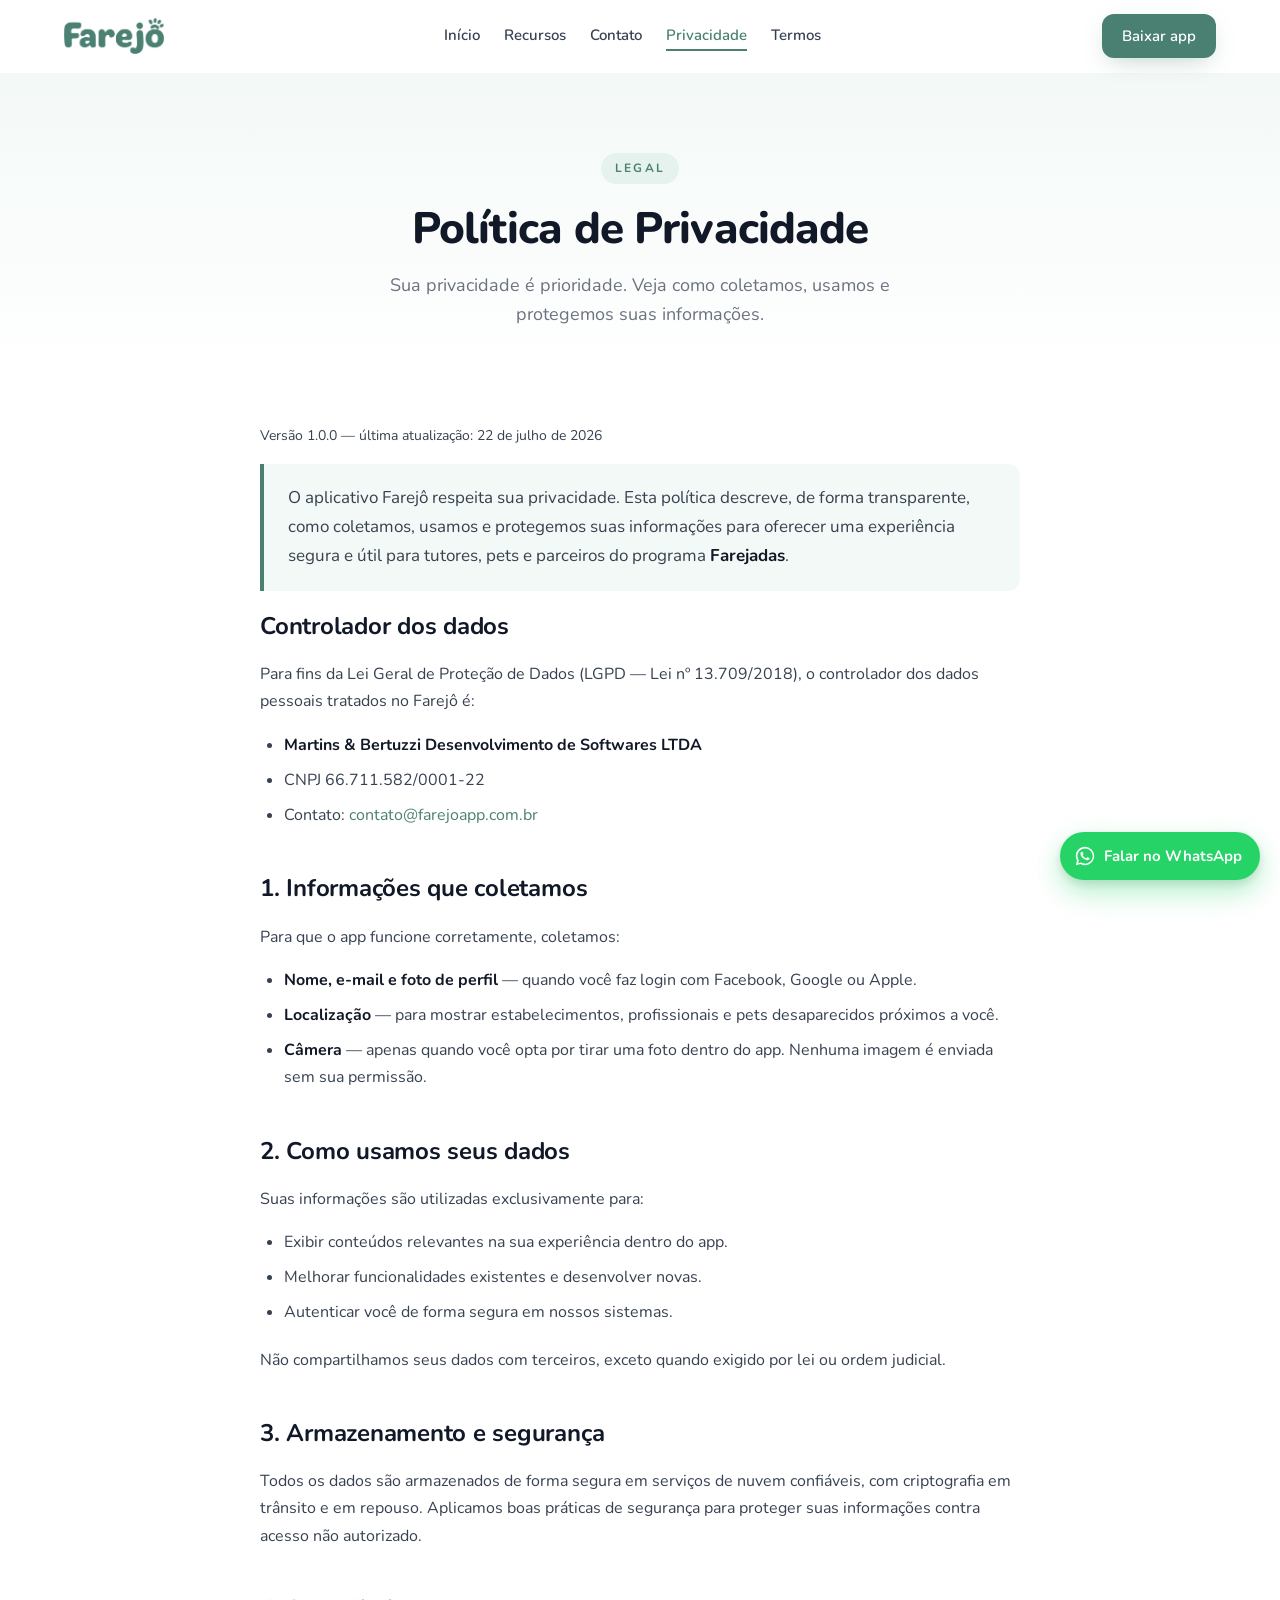
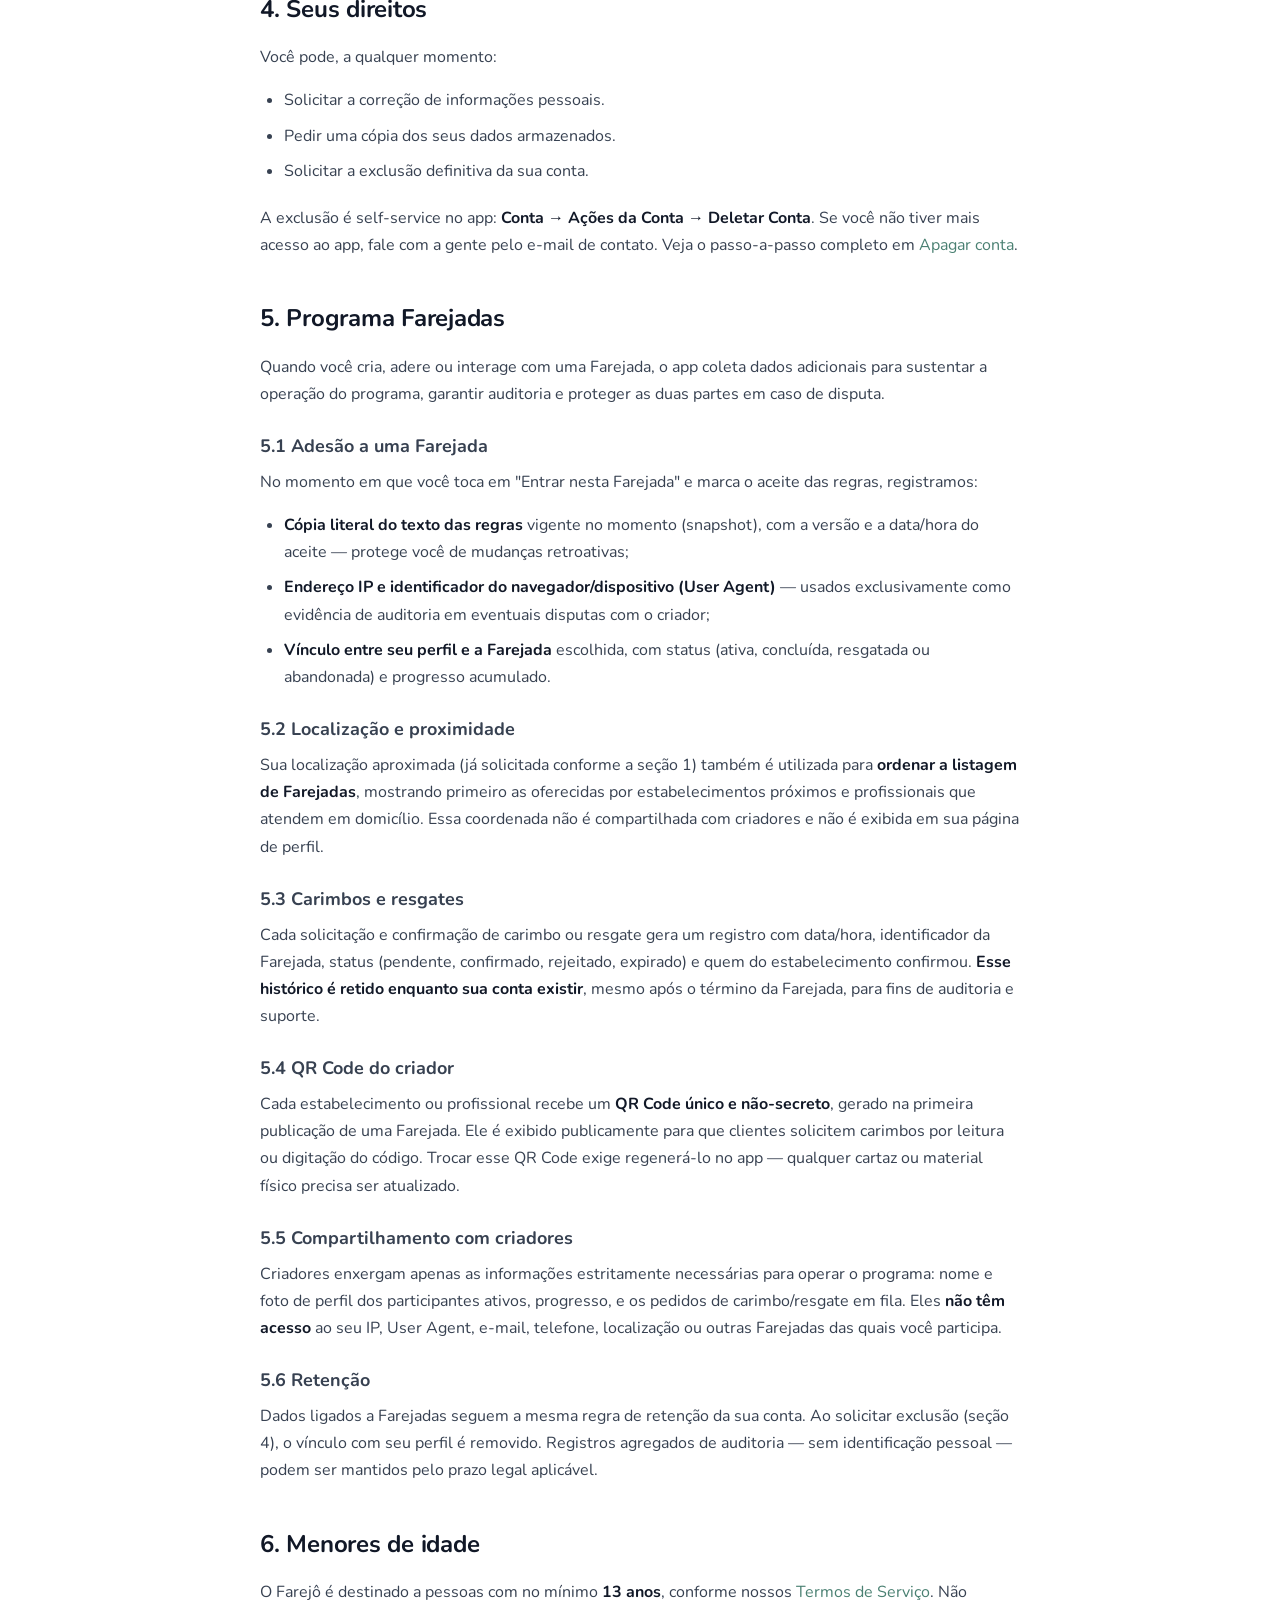
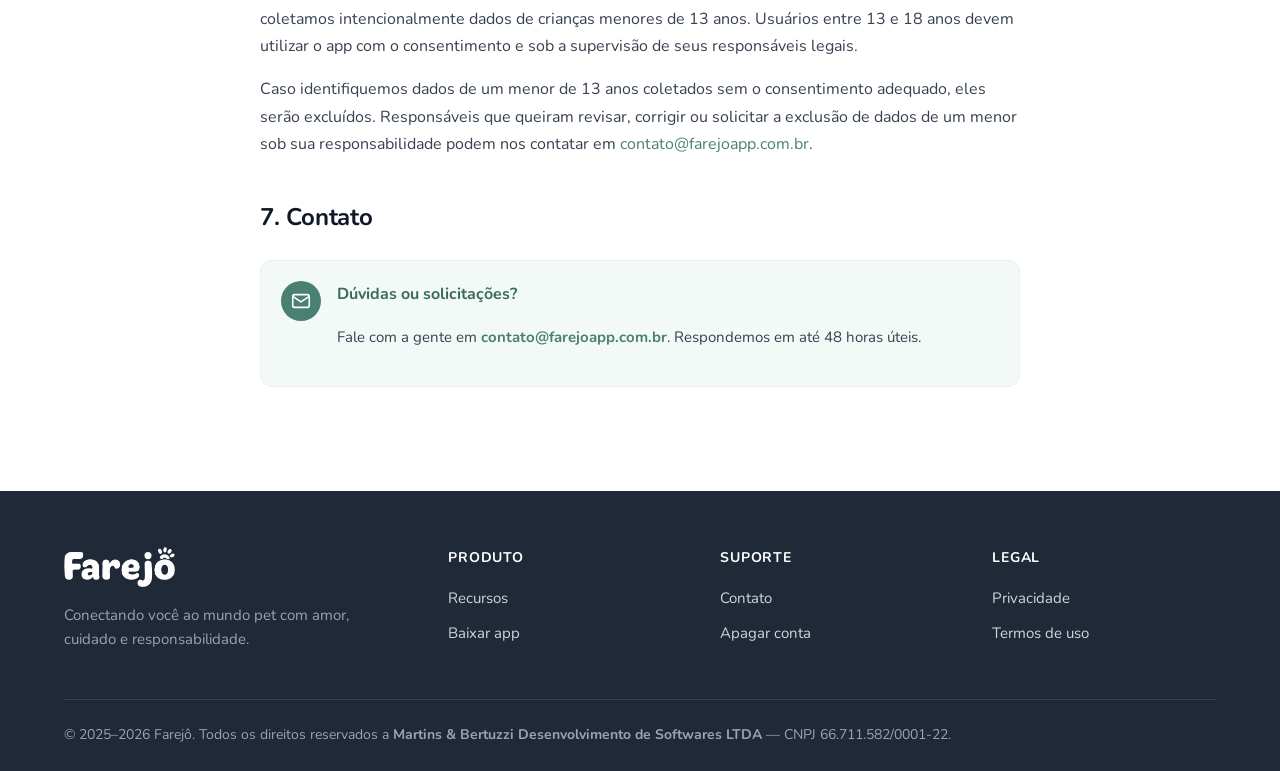
<file: privacy.html>
<!DOCTYPE html>
<html lang="pt-BR">
<head>
  <meta charset="UTF-8">
  <meta name="viewport" content="width=device-width, initial-scale=1.0">
  <title>Política de Privacidade — Farejô</title>
  <meta name="description" content="Política de Privacidade do Farejô — como coletamos, usamos e protegemos as informações dos tutores e seus pets.">
  <meta name="theme-color" content="#4a8072">

  <link rel="icon" type="image/png" href="assets/images/icon.png">
  <link rel="apple-touch-icon" href="assets/images/icon.png">

  <link rel="preconnect" href="https://fonts.googleapis.com">
  <link rel="preconnect" href="https://fonts.gstatic.com" crossorigin>
  <link href="https://fonts.googleapis.com/css2?family=Nunito:wght@300;400;500;600;700;800;900&display=swap" rel="stylesheet">

  <link rel="stylesheet" href="assets/css/main.css">
</head>
<body>
  <header class="site-header" role="banner">
    <nav class="container site-header__nav" aria-label="Principal">
      <a href="index.html" class="site-header__logo" aria-label="Farejô — Início">
        <img src="assets/images/logo-name.png" alt="Farejô">
      </a>

      <ul class="site-header__links" data-menu-target>
        <li><a href="index.html#home">Início</a></li>
        <li><a href="index.html#features">Recursos</a></li>
        <li><a href="contact.html">Contato</a></li>
        <li><a href="privacy.html" aria-current="page">Privacidade</a></li>
        <li><a href="terms.html">Termos</a></li>
      </ul>

      <div class="site-header__cta">
        <a href="index.html#download" class="btn btn--primary site-header__cta-text" style="min-height:44px;padding:10px 20px;font-size:0.9375rem;">
          Baixar app
        </a>
        <button class="site-header__menu" type="button" aria-label="Abrir menu" aria-expanded="false" data-menu-toggle>
          <svg width="24" height="24" viewBox="0 0 24 24" fill="none" stroke="currentColor" stroke-width="2" stroke-linecap="round" aria-hidden="true">
            <path d="M3 6h18M3 12h18M3 18h18"/>
          </svg>
        </button>
      </div>
    </nav>
  </header>

  <main>
    <section class="page-hero">
      <div class="container">
        <div class="page-hero__inner">
          <span class="page-hero__eyebrow">Legal</span>
          <h1>Política de Privacidade</h1>
          <p>Sua privacidade é prioridade. Veja como coletamos, usamos e protegemos suas informações.</p>
        </div>
      </div>
    </section>

    <article class="container">
      <div class="doc">
        <p class="doc__updated">Versão 1.0.0 — última atualização: 22 de julho de 2026</p>

        <p class="doc__intro">
          O aplicativo Farejô respeita sua privacidade. Esta política descreve, de forma transparente, como coletamos, usamos e protegemos suas informações para oferecer uma experiência segura e útil para tutores, pets e parceiros do programa <strong>Farejadas</strong>.
        </p>

        <h2>Controlador dos dados</h2>
        <p>Para fins da Lei Geral de Proteção de Dados (LGPD — Lei nº 13.709/2018), o controlador dos dados pessoais tratados no Farejô é:</p>
        <ul>
          <li><strong>Martins &amp; Bertuzzi Desenvolvimento de Softwares LTDA</strong></li>
          <li>CNPJ 66.711.582/0001-22</li>
          <li>Contato: <a href="mailto:contato@farejoapp.com.br">contato@farejoapp.com.br</a></li>
        </ul>

        <h2>1. Informações que coletamos</h2>
        <p>Para que o app funcione corretamente, coletamos:</p>
        <ul>
          <li><strong>Nome, e-mail e foto de perfil</strong> — quando você faz login com Facebook, Google ou Apple.</li>
          <li><strong>Localização</strong> — para mostrar estabelecimentos, profissionais e pets desaparecidos próximos a você.</li>
          <li><strong>Câmera</strong> — apenas quando você opta por tirar uma foto dentro do app. Nenhuma imagem é enviada sem sua permissão.</li>
        </ul>

        <h2>2. Como usamos seus dados</h2>
        <p>Suas informações são utilizadas exclusivamente para:</p>
        <ul>
          <li>Exibir conteúdos relevantes na sua experiência dentro do app.</li>
          <li>Melhorar funcionalidades existentes e desenvolver novas.</li>
          <li>Autenticar você de forma segura em nossos sistemas.</li>
        </ul>
        <p>Não compartilhamos seus dados com terceiros, exceto quando exigido por lei ou ordem judicial.</p>

        <h2>3. Armazenamento e segurança</h2>
        <p>Todos os dados são armazenados de forma segura em serviços de nuvem confiáveis, com criptografia em trânsito e em repouso. Aplicamos boas práticas de segurança para proteger suas informações contra acesso não autorizado.</p>

        <h2>4. Seus direitos</h2>
        <p>Você pode, a qualquer momento:</p>
        <ul>
          <li>Solicitar a correção de informações pessoais.</li>
          <li>Pedir uma cópia dos seus dados armazenados.</li>
          <li>Solicitar a exclusão definitiva da sua conta.</li>
        </ul>
        <p>A exclusão é self-service no app: <strong>Conta &rarr; Ações da Conta &rarr; Deletar Conta</strong>. Se você não tiver mais acesso ao app, fale com a gente pelo e-mail de contato. Veja o passo-a-passo completo em <a href="delete-account.html">Apagar conta</a>.</p>

        <h2>5. Programa Farejadas</h2>
        <p>Quando você cria, adere ou interage com uma Farejada, o app coleta dados adicionais para sustentar a operação do programa, garantir auditoria e proteger as duas partes em caso de disputa.</p>

        <h3>5.1 Adesão a uma Farejada</h3>
        <p>No momento em que você toca em "Entrar nesta Farejada" e marca o aceite das regras, registramos:</p>
        <ul>
          <li><strong>Cópia literal do texto das regras</strong> vigente no momento (snapshot), com a versão e a data/hora do aceite — protege você de mudanças retroativas;</li>
          <li><strong>Endereço IP e identificador do navegador/dispositivo (User Agent)</strong> — usados exclusivamente como evidência de auditoria em eventuais disputas com o criador;</li>
          <li><strong>Vínculo entre seu perfil e a Farejada</strong> escolhida, com status (ativa, concluída, resgatada ou abandonada) e progresso acumulado.</li>
        </ul>

        <h3>5.2 Localização e proximidade</h3>
        <p>Sua localização aproximada (já solicitada conforme a seção 1) também é utilizada para <strong>ordenar a listagem de Farejadas</strong>, mostrando primeiro as oferecidas por estabelecimentos próximos e profissionais que atendem em domicílio. Essa coordenada não é compartilhada com criadores e não é exibida em sua página de perfil.</p>

        <h3>5.3 Carimbos e resgates</h3>
        <p>Cada solicitação e confirmação de carimbo ou resgate gera um registro com data/hora, identificador da Farejada, status (pendente, confirmado, rejeitado, expirado) e quem do estabelecimento confirmou. <strong>Esse histórico é retido enquanto sua conta existir</strong>, mesmo após o término da Farejada, para fins de auditoria e suporte.</p>

        <h3>5.4 QR Code do criador</h3>
        <p>Cada estabelecimento ou profissional recebe um <strong>QR Code único e não-secreto</strong>, gerado na primeira publicação de uma Farejada. Ele é exibido publicamente para que clientes solicitem carimbos por leitura ou digitação do código. Trocar esse QR Code exige regenerá-lo no app — qualquer cartaz ou material físico precisa ser atualizado.</p>

        <h3>5.5 Compartilhamento com criadores</h3>
        <p>Criadores enxergam apenas as informações estritamente necessárias para operar o programa: nome e foto de perfil dos participantes ativos, progresso, e os pedidos de carimbo/resgate em fila. Eles <strong>não têm acesso</strong> ao seu IP, User Agent, e-mail, telefone, localização ou outras Farejadas das quais você participa.</p>

        <h3>5.6 Retenção</h3>
        <p>Dados ligados a Farejadas seguem a mesma regra de retenção da sua conta. Ao solicitar exclusão (seção 4), o vínculo com seu perfil é removido. Registros agregados de auditoria — sem identificação pessoal — podem ser mantidos pelo prazo legal aplicável.</p>

        <h2>6. Menores de idade</h2>
        <p>O Farejô é destinado a pessoas com no mínimo <strong>13 anos</strong>, conforme nossos <a href="terms.html">Termos de Serviço</a>. Não coletamos intencionalmente dados de crianças menores de 13 anos. Usuários entre 13 e 18 anos devem utilizar o app com o consentimento e sob a supervisão de seus responsáveis legais.</p>
        <p>Caso identifiquemos dados de um menor de 13 anos coletados sem o consentimento adequado, eles serão excluídos. Responsáveis que queiram revisar, corrigir ou solicitar a exclusão de dados de um menor sob sua responsabilidade podem nos contatar em <a href="mailto:contato@farejoapp.com.br">contato@farejoapp.com.br</a>.</p>

        <h2>7. Contato</h2>
        <div class="callout callout--brand">
          <div class="callout__icon" aria-hidden="true">
            <svg viewBox="0 0 24 24" fill="none" stroke="currentColor" stroke-width="1.75" stroke-linecap="round" stroke-linejoin="round">
              <rect x="3" y="5" width="18" height="14" rx="2"/>
              <path d="m3 7 9 6 9-6"/>
            </svg>
          </div>
          <div class="callout__body">
            <p class="callout__title">Dúvidas ou solicitações?</p>
            <p class="callout__text">
              Fale com a gente em <a href="mailto:contato@farejoapp.com.br" style="color:var(--color-primary); font-weight:700;">contato@farejoapp.com.br</a>. Respondemos em até 48 horas úteis.
            </p>
          </div>
        </div>
      </div>
    </article>
  </main>

  <footer class="site-footer">
    <div class="container">
      <div class="site-footer__grid">
        <div class="site-footer__brand">
          <img src="assets/images/logo-name.png" alt="Farejô">
          <p>Conectando você ao mundo pet com amor, cuidado e responsabilidade.</p>
        </div>
        <div class="site-footer__col">
          <h4>Produto</h4>
          <ul>
            <li><a href="index.html#features">Recursos</a></li>
            <li><a href="index.html#download">Baixar app</a></li>
          </ul>
        </div>
        <div class="site-footer__col">
          <h4>Suporte</h4>
          <ul>
            <li><a href="contact.html">Contato</a></li>
            <li><a href="delete-account.html">Apagar conta</a></li>
          </ul>
        </div>
        <div class="site-footer__col">
          <h4>Legal</h4>
          <ul>
            <li><a href="privacy.html">Privacidade</a></li>
            <li><a href="terms.html">Termos de uso</a></li>
          </ul>
        </div>
      </div>
      <div class="site-footer__bottom">
        <p>&copy; 2025–2026 Farejô. Todos os direitos reservados a <strong>Martins &amp; Bertuzzi Desenvolvimento de Softwares LTDA</strong> — CNPJ 66.711.582/0001-22.</p>
      </div>
    </div>
  </footer>

  <a
    class="whatsapp-fab"
    href="https://wa.me/5585994124144?text=Ol%C3%A1%2C%20Farej%C3%B4!%20Tenho%20uma%20d%C3%BAvida"
    target="_blank"
    rel="noopener"
    aria-label="Falar com o Farejô no WhatsApp"
  >
    <svg viewBox="0 0 24 24" fill="currentColor" aria-hidden="true">
      <path d="M19.05 4.91A10 10 0 0 0 12 2C6.48 2 2 6.48 2 12c0 1.74.45 3.43 1.31 4.93L2 22l5.2-1.36A10 10 0 0 0 12 22c5.52 0 10-4.48 10-10 0-2.67-1.04-5.18-2.95-7.09Zm-7.04 15.4c-1.5 0-2.96-.4-4.24-1.16l-.3-.18-3.08.81.82-3-.19-.31a8.34 8.34 0 0 1-1.27-4.4c0-4.6 3.74-8.34 8.34-8.34 2.23 0 4.32.87 5.9 2.44a8.27 8.27 0 0 1 2.44 5.9c0 4.6-3.74 8.34-8.42 8.34Zm4.59-6.24c-.25-.13-1.49-.74-1.72-.82-.23-.08-.4-.13-.56.13-.17.26-.65.82-.79.99-.15.17-.29.18-.54.06-.25-.13-1.06-.39-2.02-1.25-.75-.67-1.25-1.5-1.4-1.75-.15-.26-.02-.4.11-.52.11-.11.25-.29.38-.43.13-.15.17-.25.25-.42.08-.17.04-.32-.02-.45-.06-.13-.56-1.36-.77-1.86-.2-.49-.41-.42-.56-.43h-.48c-.17 0-.43.06-.66.32-.23.26-.86.84-.86 2.04 0 1.21.88 2.37 1 2.54.13.17 1.74 2.66 4.21 3.73.59.25 1.05.4 1.41.51.59.19 1.13.16 1.55.1.47-.07 1.49-.61 1.7-1.2.21-.59.21-1.1.15-1.2-.06-.1-.23-.16-.48-.29Z"/>
    </svg>
    <span class="whatsapp-fab__label">Falar no WhatsApp</span>
  </a>

  <script src="assets/js/main.js"></script>
</body>
</html>
</file>
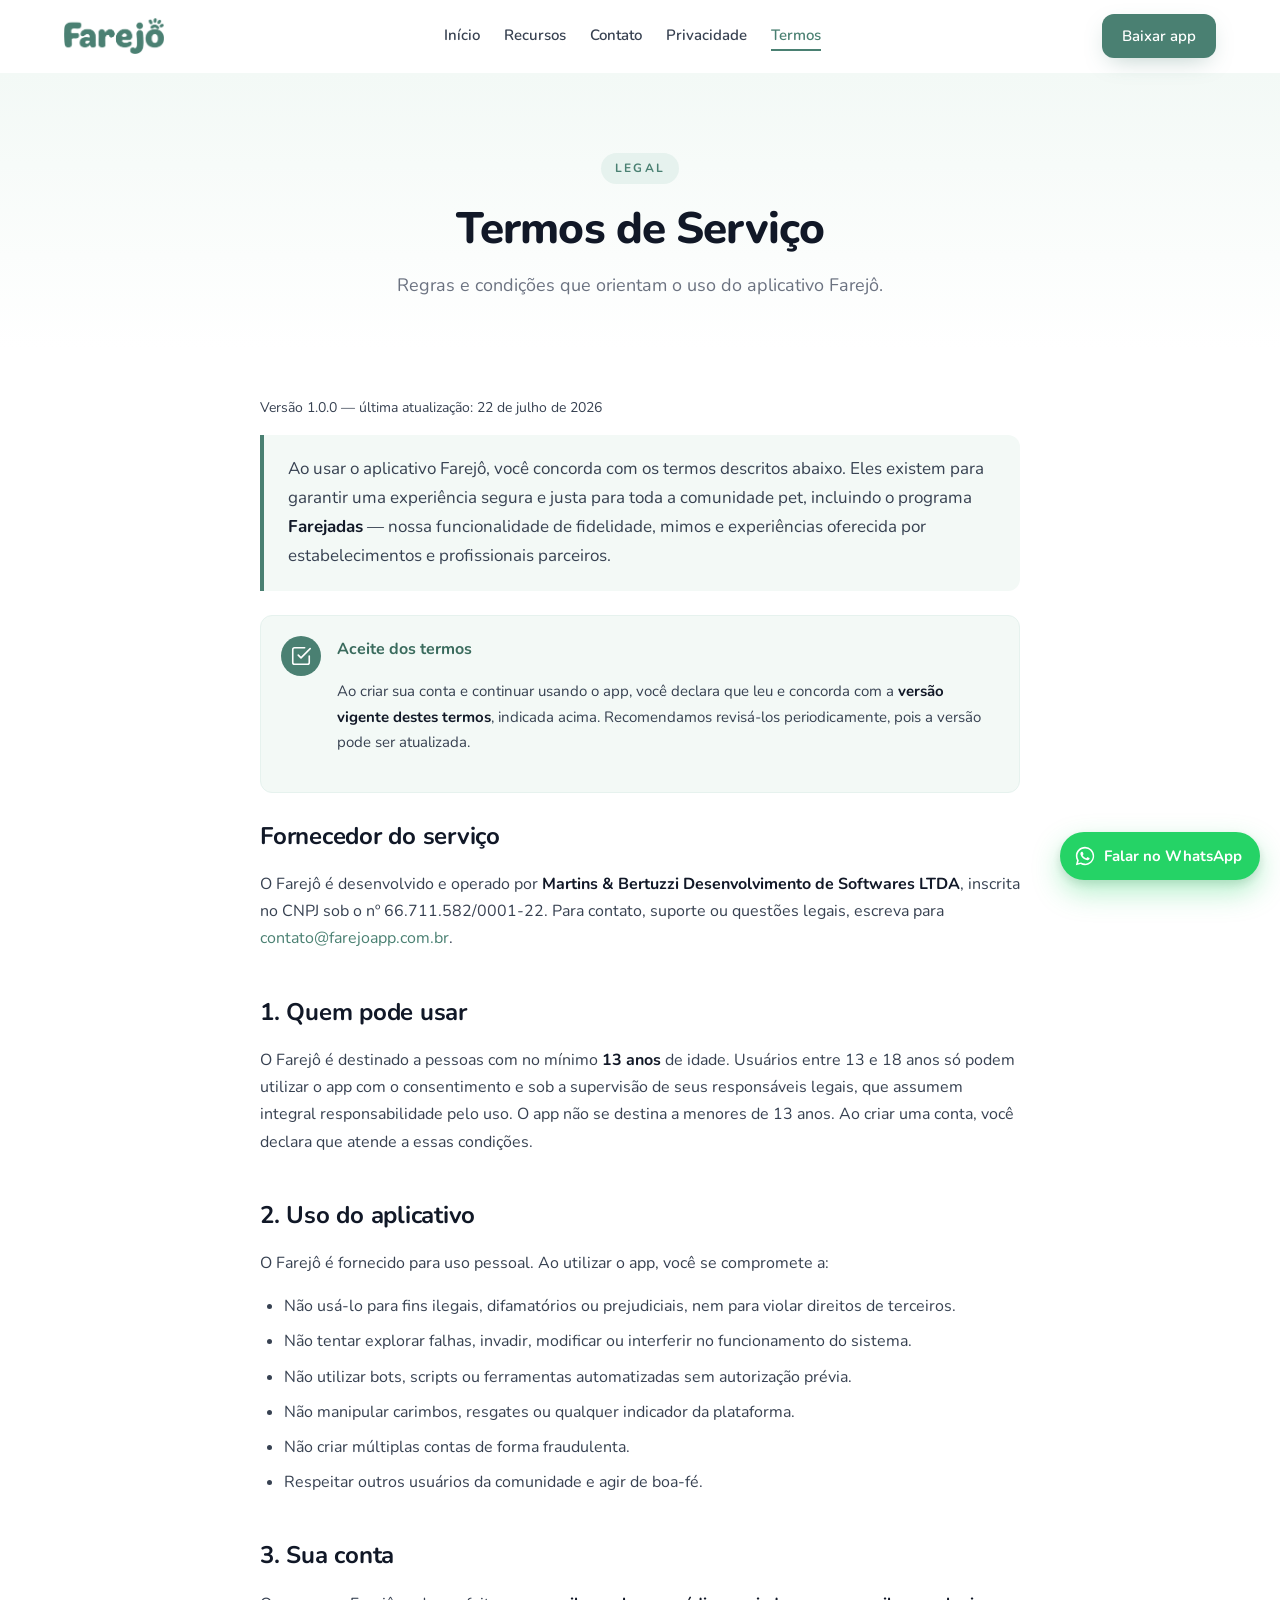
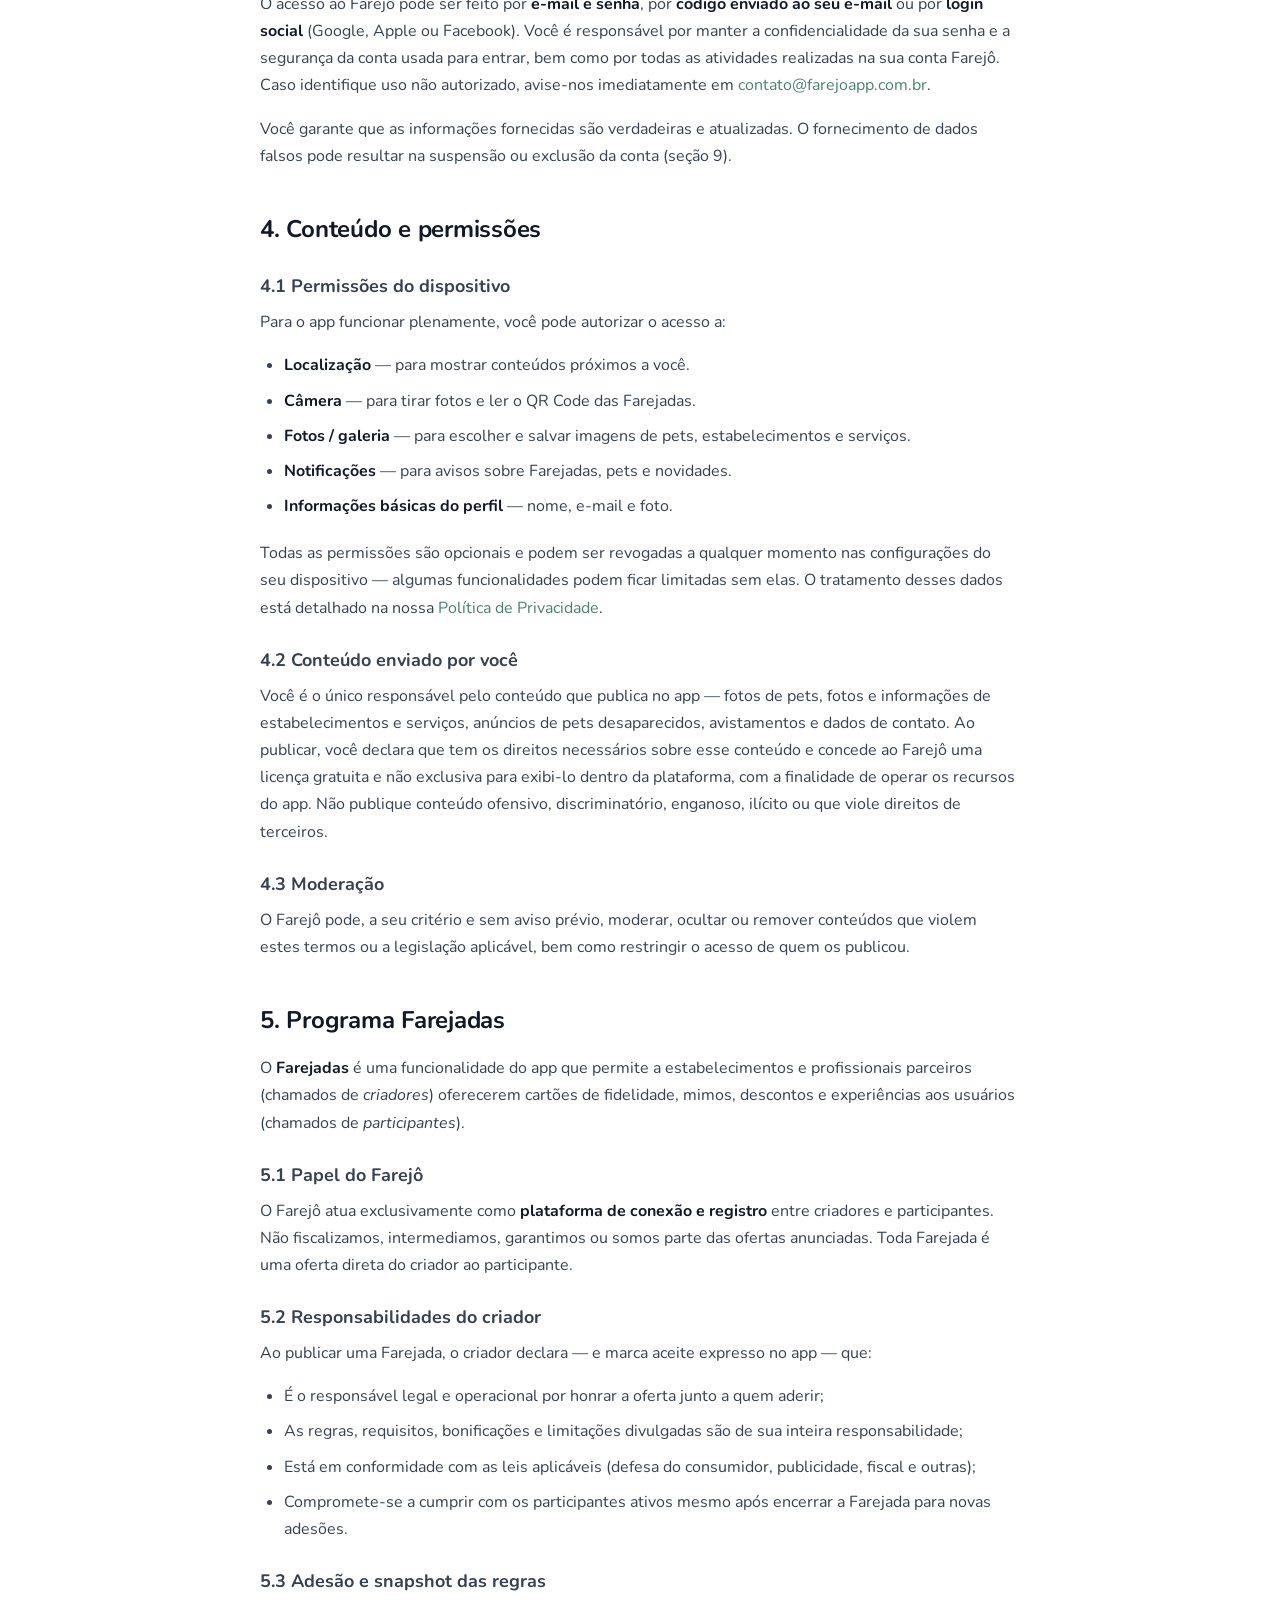
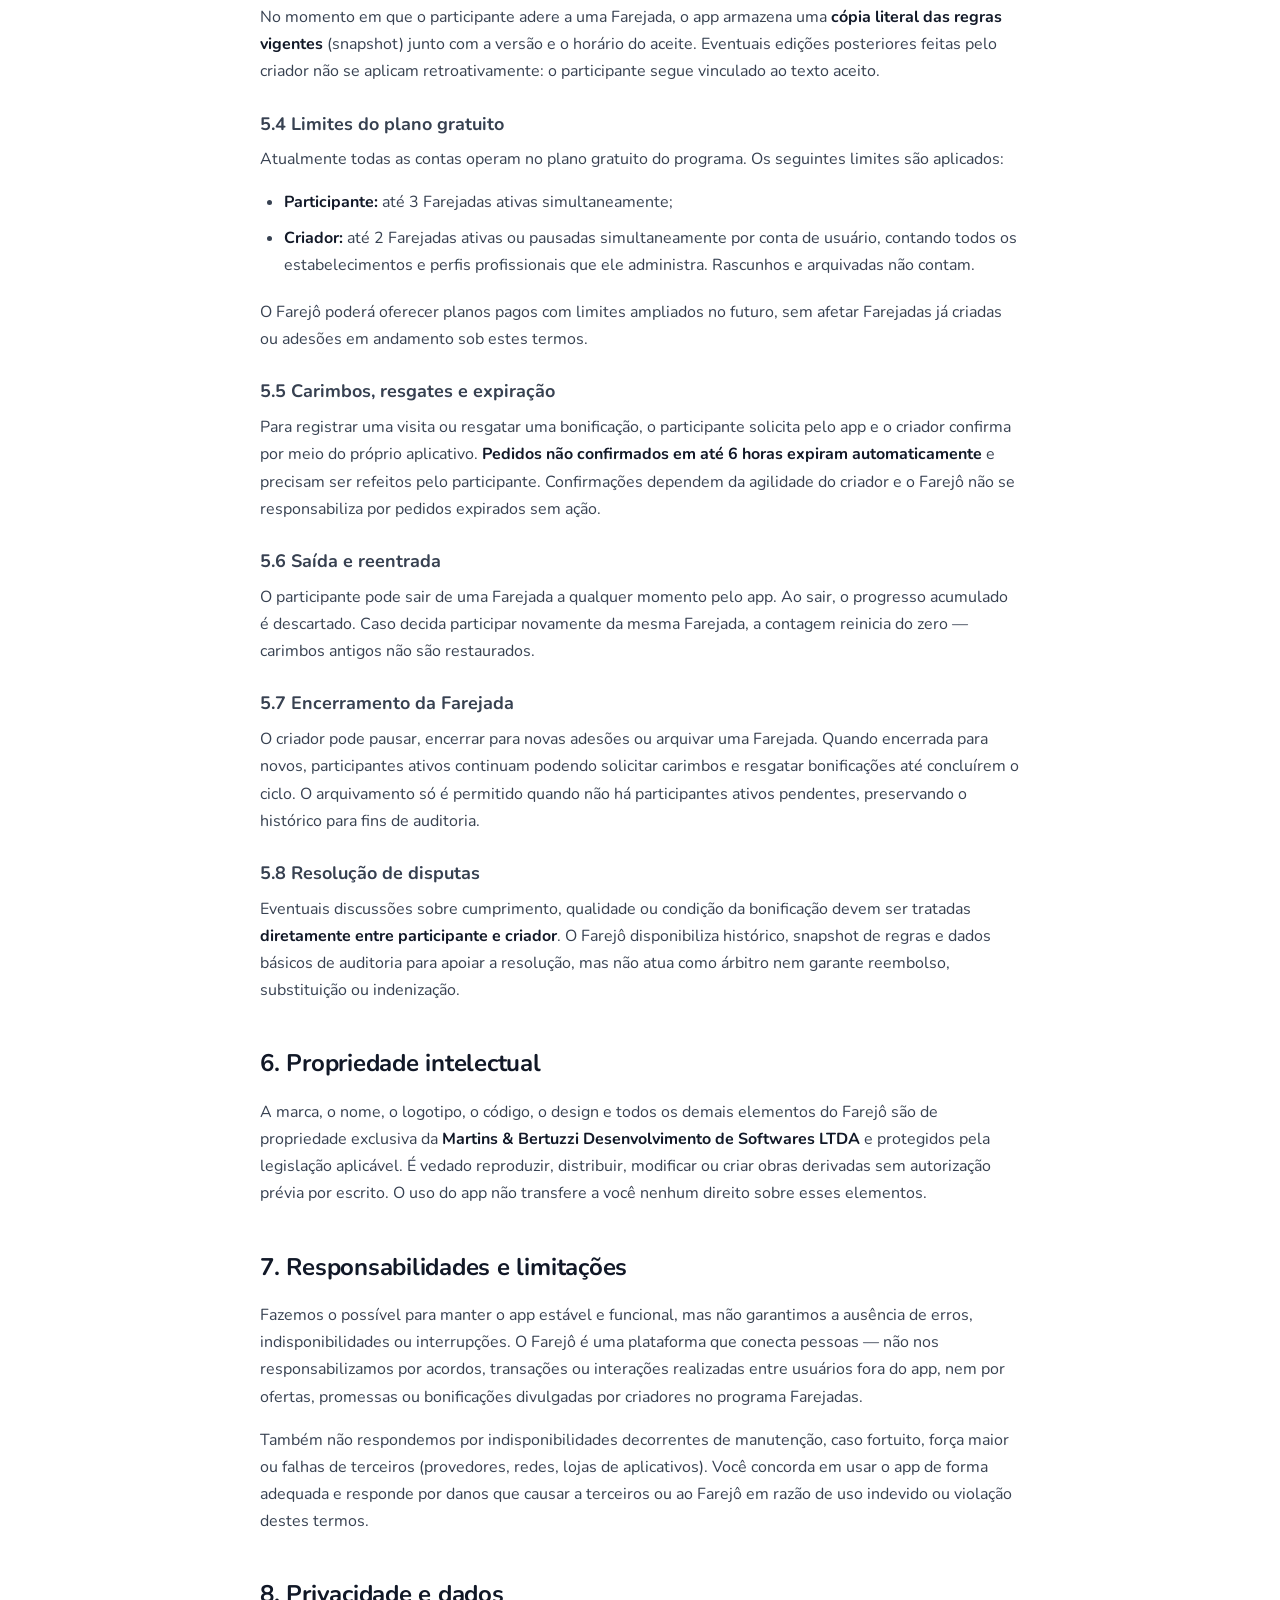
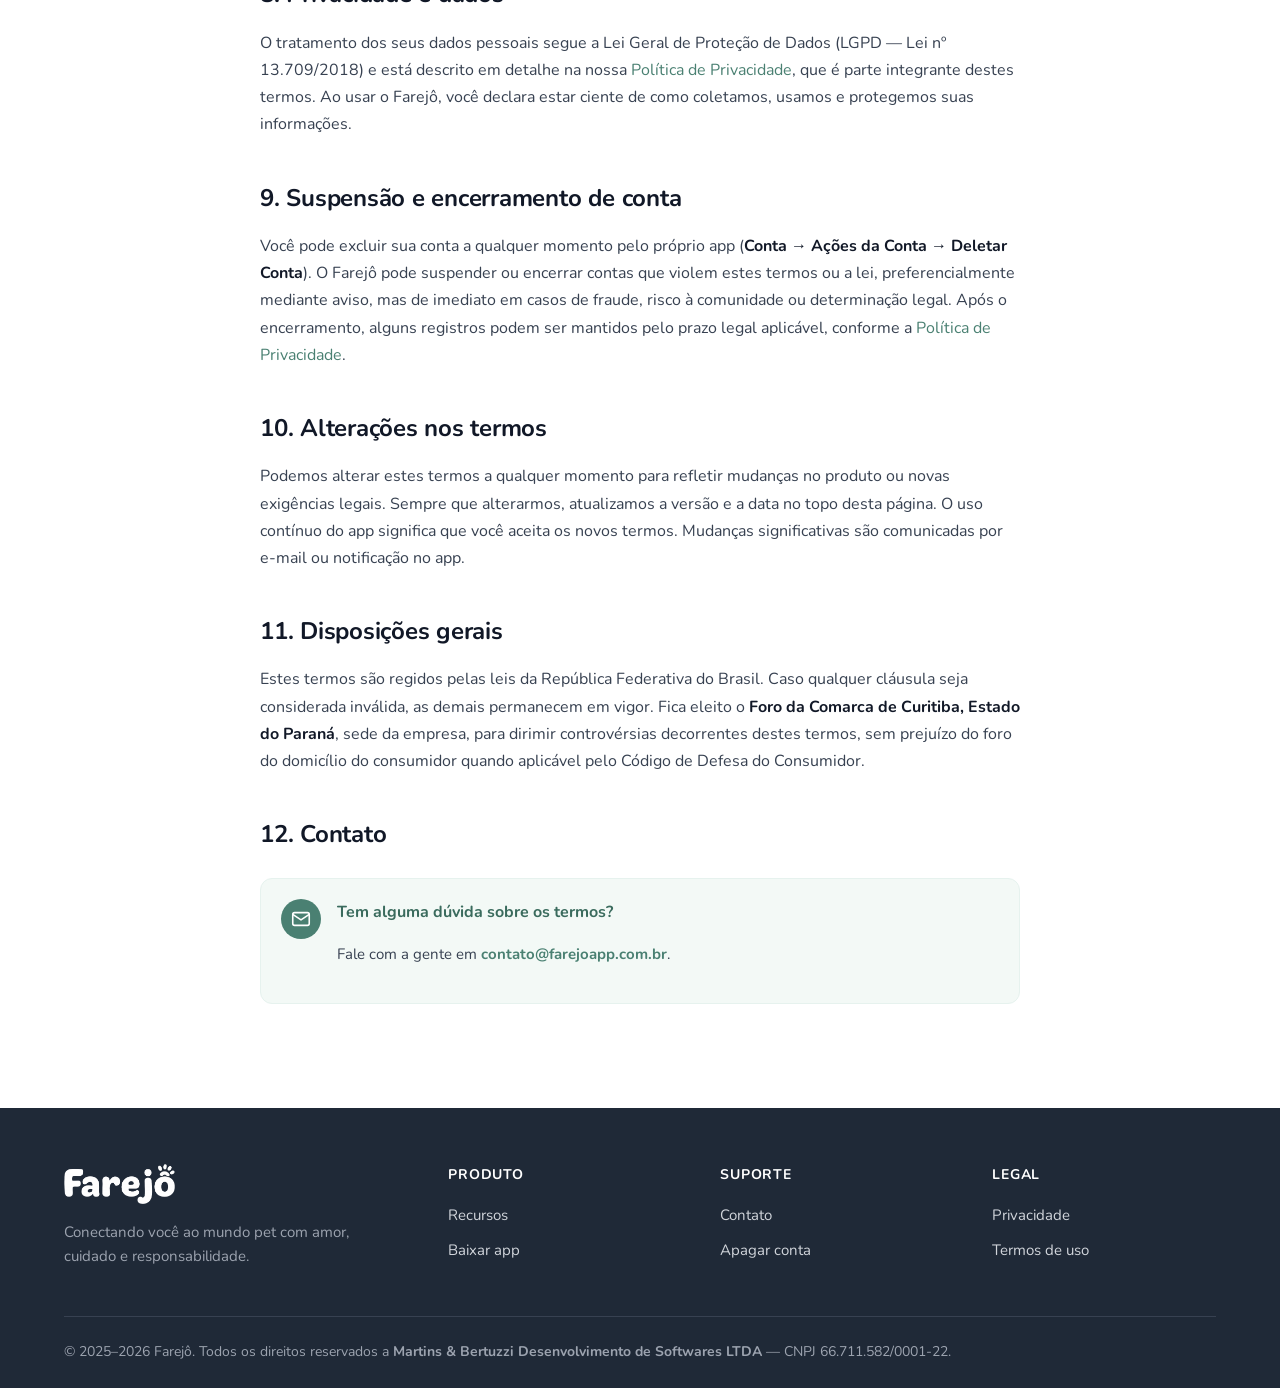
<file: terms.html>
<!DOCTYPE html>
<html lang="pt-BR">
<head>
  <meta charset="UTF-8">
  <meta name="viewport" content="width=device-width, initial-scale=1.0">
  <title>Termos de Serviço — Farejô</title>
  <meta name="description" content="Termos de Serviço do Farejô — regras e condições para usar o aplicativo.">
  <meta name="theme-color" content="#4a8072">

  <link rel="icon" type="image/png" href="assets/images/icon.png">
  <link rel="apple-touch-icon" href="assets/images/icon.png">

  <link rel="preconnect" href="https://fonts.googleapis.com">
  <link rel="preconnect" href="https://fonts.gstatic.com" crossorigin>
  <link href="https://fonts.googleapis.com/css2?family=Nunito:wght@300;400;500;600;700;800;900&display=swap" rel="stylesheet">

  <link rel="stylesheet" href="assets/css/main.css">
</head>
<body>
  <header class="site-header" role="banner">
    <nav class="container site-header__nav" aria-label="Principal">
      <a href="index.html" class="site-header__logo" aria-label="Farejô — Início">
        <img src="assets/images/logo-name.png" alt="Farejô">
      </a>

      <ul class="site-header__links" data-menu-target>
        <li><a href="index.html#home">Início</a></li>
        <li><a href="index.html#features">Recursos</a></li>
        <li><a href="contact.html">Contato</a></li>
        <li><a href="privacy.html">Privacidade</a></li>
        <li><a href="terms.html" aria-current="page">Termos</a></li>
      </ul>

      <div class="site-header__cta">
        <a href="index.html#download" class="btn btn--primary site-header__cta-text" style="min-height:44px;padding:10px 20px;font-size:0.9375rem;">
          Baixar app
        </a>
        <button class="site-header__menu" type="button" aria-label="Abrir menu" aria-expanded="false" data-menu-toggle>
          <svg width="24" height="24" viewBox="0 0 24 24" fill="none" stroke="currentColor" stroke-width="2" stroke-linecap="round" aria-hidden="true">
            <path d="M3 6h18M3 12h18M3 18h18"/>
          </svg>
        </button>
      </div>
    </nav>
  </header>

  <main>
    <section class="page-hero">
      <div class="container">
        <div class="page-hero__inner">
          <span class="page-hero__eyebrow">Legal</span>
          <h1>Termos de Serviço</h1>
          <p>Regras e condições que orientam o uso do aplicativo Farejô.</p>
        </div>
      </div>
    </section>

    <article class="container">
      <div class="doc">
        <p class="doc__updated">Versão 1.0.0 — última atualização: 22 de julho de 2026</p>

        <p class="doc__intro">
          Ao usar o aplicativo Farejô, você concorda com os termos descritos abaixo. Eles existem para garantir uma experiência segura e justa para toda a comunidade pet, incluindo o programa <strong>Farejadas</strong> — nossa funcionalidade de fidelidade, mimos e experiências oferecida por estabelecimentos e profissionais parceiros.
        </p>

        <div class="callout callout--brand">
          <div class="callout__icon" aria-hidden="true">
            <svg viewBox="0 0 24 24" fill="none" stroke="currentColor" stroke-width="1.75" stroke-linecap="round" stroke-linejoin="round">
              <path d="M9 11l3 3L22 4"/>
              <path d="M21 12v7a2 2 0 0 1-2 2H5a2 2 0 0 1-2-2V5a2 2 0 0 1 2-2h11"/>
            </svg>
          </div>
          <div class="callout__body">
            <p class="callout__title">Aceite dos termos</p>
            <p class="callout__text">
              Ao criar sua conta e continuar usando o app, você declara que leu e concorda com a <strong>versão vigente destes termos</strong>, indicada acima. Recomendamos revisá-los periodicamente, pois a versão pode ser atualizada.
            </p>
          </div>
        </div>

        <h2>Fornecedor do serviço</h2>
        <p>O Farejô é desenvolvido e operado por <strong>Martins &amp; Bertuzzi Desenvolvimento de Softwares LTDA</strong>, inscrita no CNPJ sob o nº 66.711.582/0001-22. Para contato, suporte ou questões legais, escreva para <a href="mailto:contato@farejoapp.com.br">contato@farejoapp.com.br</a>.</p>

        <h2>1. Quem pode usar</h2>
        <p>O Farejô é destinado a pessoas com no mínimo <strong>13 anos</strong> de idade. Usuários entre 13 e 18 anos só podem utilizar o app com o consentimento e sob a supervisão de seus responsáveis legais, que assumem integral responsabilidade pelo uso. O app não se destina a menores de 13 anos. Ao criar uma conta, você declara que atende a essas condições.</p>

        <h2>2. Uso do aplicativo</h2>
        <p>O Farejô é fornecido para uso pessoal. Ao utilizar o app, você se compromete a:</p>
        <ul>
          <li>Não usá-lo para fins ilegais, difamatórios ou prejudiciais, nem para violar direitos de terceiros.</li>
          <li>Não tentar explorar falhas, invadir, modificar ou interferir no funcionamento do sistema.</li>
          <li>Não utilizar bots, scripts ou ferramentas automatizadas sem autorização prévia.</li>
          <li>Não manipular carimbos, resgates ou qualquer indicador da plataforma.</li>
          <li>Não criar múltiplas contas de forma fraudulenta.</li>
          <li>Respeitar outros usuários da comunidade e agir de boa-fé.</li>
        </ul>

        <h2>3. Sua conta</h2>
        <p>O acesso ao Farejô pode ser feito por <strong>e-mail e senha</strong>, por <strong>código enviado ao seu e-mail</strong> ou por <strong>login social</strong> (Google, Apple ou Facebook). Você é responsável por manter a confidencialidade da sua senha e a segurança da conta usada para entrar, bem como por todas as atividades realizadas na sua conta Farejô. Caso identifique uso não autorizado, avise-nos imediatamente em <a href="mailto:contato@farejoapp.com.br">contato@farejoapp.com.br</a>.</p>
        <p>Você garante que as informações fornecidas são verdadeiras e atualizadas. O fornecimento de dados falsos pode resultar na suspensão ou exclusão da conta (seção 9).</p>

        <h2>4. Conteúdo e permissões</h2>

        <h3>4.1 Permissões do dispositivo</h3>
        <p>Para o app funcionar plenamente, você pode autorizar o acesso a:</p>
        <ul>
          <li><strong>Localização</strong> — para mostrar conteúdos próximos a você.</li>
          <li><strong>Câmera</strong> — para tirar fotos e ler o QR Code das Farejadas.</li>
          <li><strong>Fotos / galeria</strong> — para escolher e salvar imagens de pets, estabelecimentos e serviços.</li>
          <li><strong>Notificações</strong> — para avisos sobre Farejadas, pets e novidades.</li>
          <li><strong>Informações básicas do perfil</strong> — nome, e-mail e foto.</li>
        </ul>
        <p>Todas as permissões são opcionais e podem ser revogadas a qualquer momento nas configurações do seu dispositivo — algumas funcionalidades podem ficar limitadas sem elas. O tratamento desses dados está detalhado na nossa <a href="privacy.html">Política de Privacidade</a>.</p>

        <h3>4.2 Conteúdo enviado por você</h3>
        <p>Você é o único responsável pelo conteúdo que publica no app — fotos de pets, fotos e informações de estabelecimentos e serviços, anúncios de pets desaparecidos, avistamentos e dados de contato. Ao publicar, você declara que tem os direitos necessários sobre esse conteúdo e concede ao Farejô uma licença gratuita e não exclusiva para exibi-lo dentro da plataforma, com a finalidade de operar os recursos do app. Não publique conteúdo ofensivo, discriminatório, enganoso, ilícito ou que viole direitos de terceiros.</p>

        <h3>4.3 Moderação</h3>
        <p>O Farejô pode, a seu critério e sem aviso prévio, moderar, ocultar ou remover conteúdos que violem estes termos ou a legislação aplicável, bem como restringir o acesso de quem os publicou.</p>

        <h2>5. Programa Farejadas</h2>
        <p>O <strong>Farejadas</strong> é uma funcionalidade do app que permite a estabelecimentos e profissionais parceiros (chamados de <em>criadores</em>) oferecerem cartões de fidelidade, mimos, descontos e experiências aos usuários (chamados de <em>participantes</em>).</p>

        <h3>5.1 Papel do Farejô</h3>
        <p>O Farejô atua exclusivamente como <strong>plataforma de conexão e registro</strong> entre criadores e participantes. Não fiscalizamos, intermediamos, garantimos ou somos parte das ofertas anunciadas. Toda Farejada é uma oferta direta do criador ao participante.</p>

        <h3>5.2 Responsabilidades do criador</h3>
        <p>Ao publicar uma Farejada, o criador declara — e marca aceite expresso no app — que:</p>
        <ul>
          <li>É o responsável legal e operacional por honrar a oferta junto a quem aderir;</li>
          <li>As regras, requisitos, bonificações e limitações divulgadas são de sua inteira responsabilidade;</li>
          <li>Está em conformidade com as leis aplicáveis (defesa do consumidor, publicidade, fiscal e outras);</li>
          <li>Compromete-se a cumprir com os participantes ativos mesmo após encerrar a Farejada para novas adesões.</li>
        </ul>

        <h3>5.3 Adesão e snapshot das regras</h3>
        <p>No momento em que o participante adere a uma Farejada, o app armazena uma <strong>cópia literal das regras vigentes</strong> (snapshot) junto com a versão e o horário do aceite. Eventuais edições posteriores feitas pelo criador não se aplicam retroativamente: o participante segue vinculado ao texto aceito.</p>

        <h3>5.4 Limites do plano gratuito</h3>
        <p>Atualmente todas as contas operam no plano gratuito do programa. Os seguintes limites são aplicados:</p>
        <ul>
          <li><strong>Participante:</strong> até 3 Farejadas ativas simultaneamente;</li>
          <li><strong>Criador:</strong> até 2 Farejadas ativas ou pausadas simultaneamente por conta de usuário, contando todos os estabelecimentos e perfis profissionais que ele administra. Rascunhos e arquivadas não contam.</li>
        </ul>
        <p>O Farejô poderá oferecer planos pagos com limites ampliados no futuro, sem afetar Farejadas já criadas ou adesões em andamento sob estes termos.</p>

        <h3>5.5 Carimbos, resgates e expiração</h3>
        <p>Para registrar uma visita ou resgatar uma bonificação, o participante solicita pelo app e o criador confirma por meio do próprio aplicativo. <strong>Pedidos não confirmados em até 6 horas expiram automaticamente</strong> e precisam ser refeitos pelo participante. Confirmações dependem da agilidade do criador e o Farejô não se responsabiliza por pedidos expirados sem ação.</p>

        <h3>5.6 Saída e reentrada</h3>
        <p>O participante pode sair de uma Farejada a qualquer momento pelo app. Ao sair, o progresso acumulado é descartado. Caso decida participar novamente da mesma Farejada, a contagem reinicia do zero — carimbos antigos não são restaurados.</p>

        <h3>5.7 Encerramento da Farejada</h3>
        <p>O criador pode pausar, encerrar para novas adesões ou arquivar uma Farejada. Quando encerrada para novos, participantes ativos continuam podendo solicitar carimbos e resgatar bonificações até concluírem o ciclo. O arquivamento só é permitido quando não há participantes ativos pendentes, preservando o histórico para fins de auditoria.</p>

        <h3>5.8 Resolução de disputas</h3>
        <p>Eventuais discussões sobre cumprimento, qualidade ou condição da bonificação devem ser tratadas <strong>diretamente entre participante e criador</strong>. O Farejô disponibiliza histórico, snapshot de regras e dados básicos de auditoria para apoiar a resolução, mas não atua como árbitro nem garante reembolso, substituição ou indenização.</p>

        <h2>6. Propriedade intelectual</h2>
        <p>A marca, o nome, o logotipo, o código, o design e todos os demais elementos do Farejô são de propriedade exclusiva da <strong>Martins &amp; Bertuzzi Desenvolvimento de Softwares LTDA</strong> e protegidos pela legislação aplicável. É vedado reproduzir, distribuir, modificar ou criar obras derivadas sem autorização prévia por escrito. O uso do app não transfere a você nenhum direito sobre esses elementos.</p>

        <h2>7. Responsabilidades e limitações</h2>
        <p>Fazemos o possível para manter o app estável e funcional, mas não garantimos a ausência de erros, indisponibilidades ou interrupções. O Farejô é uma plataforma que conecta pessoas — não nos responsabilizamos por acordos, transações ou interações realizadas entre usuários fora do app, nem por ofertas, promessas ou bonificações divulgadas por criadores no programa Farejadas.</p>
        <p>Também não respondemos por indisponibilidades decorrentes de manutenção, caso fortuito, força maior ou falhas de terceiros (provedores, redes, lojas de aplicativos). Você concorda em usar o app de forma adequada e responde por danos que causar a terceiros ou ao Farejô em razão de uso indevido ou violação destes termos.</p>

        <h2>8. Privacidade e dados</h2>
        <p>O tratamento dos seus dados pessoais segue a Lei Geral de Proteção de Dados (LGPD — Lei nº 13.709/2018) e está descrito em detalhe na nossa <a href="privacy.html">Política de Privacidade</a>, que é parte integrante destes termos. Ao usar o Farejô, você declara estar ciente de como coletamos, usamos e protegemos suas informações.</p>

        <h2>9. Suspensão e encerramento de conta</h2>
        <p>Você pode excluir sua conta a qualquer momento pelo próprio app (<strong>Conta &rarr; Ações da Conta &rarr; Deletar Conta</strong>). O Farejô pode suspender ou encerrar contas que violem estes termos ou a lei, preferencialmente mediante aviso, mas de imediato em casos de fraude, risco à comunidade ou determinação legal. Após o encerramento, alguns registros podem ser mantidos pelo prazo legal aplicável, conforme a <a href="privacy.html">Política de Privacidade</a>.</p>

        <h2>10. Alterações nos termos</h2>
        <p>Podemos alterar estes termos a qualquer momento para refletir mudanças no produto ou novas exigências legais. Sempre que alterarmos, atualizamos a versão e a data no topo desta página. O uso contínuo do app significa que você aceita os novos termos. Mudanças significativas são comunicadas por e-mail ou notificação no app.</p>

        <h2>11. Disposições gerais</h2>
        <p>Estes termos são regidos pelas leis da República Federativa do Brasil. Caso qualquer cláusula seja considerada inválida, as demais permanecem em vigor. Fica eleito o <strong>Foro da Comarca de Curitiba, Estado do Paraná</strong>, sede da empresa, para dirimir controvérsias decorrentes destes termos, sem prejuízo do foro do domicílio do consumidor quando aplicável pelo Código de Defesa do Consumidor.</p>

        <h2>12. Contato</h2>
        <div class="callout callout--brand">
          <div class="callout__icon" aria-hidden="true">
            <svg viewBox="0 0 24 24" fill="none" stroke="currentColor" stroke-width="1.75" stroke-linecap="round" stroke-linejoin="round">
              <rect x="3" y="5" width="18" height="14" rx="2"/>
              <path d="m3 7 9 6 9-6"/>
            </svg>
          </div>
          <div class="callout__body">
            <p class="callout__title">Tem alguma dúvida sobre os termos?</p>
            <p class="callout__text">
              Fale com a gente em <a href="mailto:contato@farejoapp.com.br" style="color:var(--color-primary); font-weight:700;">contato@farejoapp.com.br</a>.
            </p>
          </div>
        </div>
      </div>
    </article>
  </main>

  <footer class="site-footer">
    <div class="container">
      <div class="site-footer__grid">
        <div class="site-footer__brand">
          <img src="assets/images/logo-name.png" alt="Farejô">
          <p>Conectando você ao mundo pet com amor, cuidado e responsabilidade.</p>
        </div>
        <div class="site-footer__col">
          <h4>Produto</h4>
          <ul>
            <li><a href="index.html#features">Recursos</a></li>
            <li><a href="index.html#download">Baixar app</a></li>
          </ul>
        </div>
        <div class="site-footer__col">
          <h4>Suporte</h4>
          <ul>
            <li><a href="contact.html">Contato</a></li>
            <li><a href="delete-account.html">Apagar conta</a></li>
          </ul>
        </div>
        <div class="site-footer__col">
          <h4>Legal</h4>
          <ul>
            <li><a href="privacy.html">Privacidade</a></li>
            <li><a href="terms.html">Termos de uso</a></li>
          </ul>
        </div>
      </div>
      <div class="site-footer__bottom">
        <p>&copy; 2025–2026 Farejô. Todos os direitos reservados a <strong>Martins &amp; Bertuzzi Desenvolvimento de Softwares LTDA</strong> — CNPJ 66.711.582/0001-22.</p>
      </div>
    </div>
  </footer>

  <a
    class="whatsapp-fab"
    href="https://wa.me/5585994124144?text=Ol%C3%A1%2C%20Farej%C3%B4!%20Tenho%20uma%20d%C3%BAvida"
    target="_blank"
    rel="noopener"
    aria-label="Falar com o Farejô no WhatsApp"
  >
    <svg viewBox="0 0 24 24" fill="currentColor" aria-hidden="true">
      <path d="M19.05 4.91A10 10 0 0 0 12 2C6.48 2 2 6.48 2 12c0 1.74.45 3.43 1.31 4.93L2 22l5.2-1.36A10 10 0 0 0 12 22c5.52 0 10-4.48 10-10 0-2.67-1.04-5.18-2.95-7.09Zm-7.04 15.4c-1.5 0-2.96-.4-4.24-1.16l-.3-.18-3.08.81.82-3-.19-.31a8.34 8.34 0 0 1-1.27-4.4c0-4.6 3.74-8.34 8.34-8.34 2.23 0 4.32.87 5.9 2.44a8.27 8.27 0 0 1 2.44 5.9c0 4.6-3.74 8.34-8.42 8.34Zm4.59-6.24c-.25-.13-1.49-.74-1.72-.82-.23-.08-.4-.13-.56.13-.17.26-.65.82-.79.99-.15.17-.29.18-.54.06-.25-.13-1.06-.39-2.02-1.25-.75-.67-1.25-1.5-1.4-1.75-.15-.26-.02-.4.11-.52.11-.11.25-.29.38-.43.13-.15.17-.25.25-.42.08-.17.04-.32-.02-.45-.06-.13-.56-1.36-.77-1.86-.2-.49-.41-.42-.56-.43h-.48c-.17 0-.43.06-.66.32-.23.26-.86.84-.86 2.04 0 1.21.88 2.37 1 2.54.13.17 1.74 2.66 4.21 3.73.59.25 1.05.4 1.41.51.59.19 1.13.16 1.55.1.47-.07 1.49-.61 1.7-1.2.21-.59.21-1.1.15-1.2-.06-.1-.23-.16-.48-.29Z"/>
    </svg>
    <span class="whatsapp-fab__label">Falar no WhatsApp</span>
  </a>

  <script src="assets/js/main.js"></script>
</body>
</html>
</file>
<file: assets/css/main.css>
/* =========================================================
   Farejô — Shared design tokens & base styles
   Tokens espelham pet-project-app/src/theme/colors.ts
   ========================================================= */
:root {
  /* Brand */
  --color-primary: #4a8072;
  --color-primary-dark: #3a6b5d;
  --color-primary-50: #f3f9f6;
  --color-primary-100: #e6f2ee;
  --color-success: #6fc04d;
  --color-success-dark: #5aa83b;

  /* Neutral */
  --color-bg: #ffffff;
  --color-surface: #f9fafb;
  --color-surface-2: #f3f4f6;
  --color-border: #e5e7eb;
  --color-text-primary: #374151;
  --color-text-secondary: #6b7280;
  --color-text-muted: #9ca3af;
  --color-text-on-dark: #d1d5db;

  /* Feedback */
  --color-error: #dc2626;
  --color-warning: #f59e0b;
  --color-info: #0284c7;

  /* Type */
  --font-sans: 'Nunito', -apple-system, BlinkMacSystemFont, 'Segoe UI', Roboto, sans-serif;

  /* Shape */
  --radius-sm: 8px;
  --radius-md: 12px;
  --radius-lg: 16px;
  --radius-xl: 24px;
  --radius-pill: 999px;

  /* Elevation */
  --shadow-sm: 0 1px 2px 0 rgba(15, 23, 42, 0.05);
  --shadow-md: 0 4px 6px -1px rgba(15, 23, 42, 0.08), 0 2px 4px -2px rgba(15, 23, 42, 0.06);
  --shadow-lg: 0 10px 25px -5px rgba(15, 23, 42, 0.1), 0 8px 10px -6px rgba(15, 23, 42, 0.05);
  --shadow-brand: 0 8px 24px -8px rgba(74, 128, 114, 0.4);

  /* Layout */
  --container-max: 1200px;
  --container-narrow: 800px;
  --header-h: 72px;
}

/* =========================================================
   Reset
   ========================================================= */
*,
*::before,
*::after {
  margin: 0;
  padding: 0;
  box-sizing: border-box;
}

html {
  scroll-behavior: smooth;
  scroll-padding-top: var(--header-h);
}

body {
  font-family: var(--font-sans);
  font-size: 16px;
  line-height: 1.6;
  color: var(--color-text-primary);
  background: var(--color-bg);
  -webkit-font-smoothing: antialiased;
  -moz-osx-font-smoothing: grayscale;
}

img,
svg {
  max-width: 100%;
  display: block;
}

a {
  color: var(--color-primary);
  text-decoration: none;
  transition: color 0.2s ease;
}

a:hover {
  color: var(--color-primary-dark);
}

button {
  font-family: inherit;
  cursor: pointer;
  border: none;
  background: none;
}

:focus-visible {
  outline: 2px solid var(--color-primary);
  outline-offset: 2px;
  border-radius: 4px;
}

@media (prefers-reduced-motion: reduce) {
  *,
  *::before,
  *::after {
    animation-duration: 0.01ms !important;
    transition-duration: 0.01ms !important;
    scroll-behavior: auto !important;
  }
}

/* =========================================================
   Layout helpers
   ========================================================= */
.container {
  max-width: var(--container-max);
  margin: 0 auto;
  padding: 0 24px;
}

.container--narrow {
  max-width: var(--container-narrow);
}

.section {
  padding: 80px 0;
}

.section--sm {
  padding: 48px 0;
}

/* =========================================================
   Header
   ========================================================= */
.site-header {
  position: sticky;
  top: 0;
  z-index: 100;
  background: rgba(255, 255, 255, 0.85);
  backdrop-filter: saturate(180%) blur(16px);
  -webkit-backdrop-filter: saturate(180%) blur(16px);
  border-bottom: 1px solid transparent;
  transition: border-color 0.2s ease, background 0.2s ease;
}

.site-header.is-scrolled {
  border-bottom-color: var(--color-border);
  background: rgba(255, 255, 255, 0.95);
}

.site-header__nav {
  display: flex;
  align-items: center;
  justify-content: space-between;
  height: var(--header-h);
}

.site-header__logo img {
  height: 36px;
  width: auto;
}

.site-header__links {
  display: flex;
  align-items: center;
  gap: 24px;
  list-style: none;
}

.site-header__links a {
  color: var(--color-text-primary);
  font-weight: 600;
  font-size: 0.9375rem;
  position: relative;
  white-space: nowrap;
}

.site-header__links a::after {
  content: '';
  position: absolute;
  left: 0;
  right: 0;
  bottom: -6px;
  height: 2px;
  background: var(--color-primary);
  transform: scaleX(0);
  transform-origin: left;
  transition: transform 0.2s ease;
}

.site-header__links a:hover::after,
.site-header__links a[aria-current="page"]::after {
  transform: scaleX(1);
}

.site-header__links a[aria-current="page"] {
  color: var(--color-primary);
}

.site-header__cta {
  display: inline-flex;
  align-items: center;
  gap: 8px;
}

.site-header__menu {
  display: none;
  width: 44px;
  height: 44px;
  border-radius: var(--radius-md);
  align-items: center;
  justify-content: center;
  color: var(--color-text-primary);
  transition: background 0.2s ease;
}

.site-header__menu:hover {
  background: var(--color-surface-2);
}

.site-header__back {
  color: var(--color-primary);
  font-weight: 600;
  display: inline-flex;
  align-items: center;
  gap: 6px;
}

.site-header__back svg {
  transition: transform 0.2s ease;
}

.site-header__back:hover svg {
  transform: translateX(-3px);
}

@media (max-width: 768px) {
  .site-header__links {
    display: none;
    position: absolute;
    top: var(--header-h);
    left: 0;
    right: 0;
    flex-direction: column;
    align-items: flex-start;
    gap: 0;
    padding: 4px 24px 12px;
    background: white;
    border-bottom: 1px solid var(--color-border);
    box-shadow: var(--shadow-md);
  }

  .site-header__links.is-open {
    display: flex;
  }

  .site-header__links li {
    width: 100%;
    border-bottom: 1px solid var(--color-border);
  }

  .site-header__links li:last-child {
    border-bottom: none;
  }

  .site-header__links a {
    display: block;
    width: 100%;
    padding: 14px 4px;
    transition: background 0.15s ease;
  }

  .site-header__links a:hover,
  .site-header__links a:active {
    background: var(--color-surface);
  }

  .site-header__links a::after {
    display: none;
  }

  .site-header__menu {
    display: inline-flex;
  }

  .site-header__cta-text {
    display: none;
  }
}

/* =========================================================
   Buttons
   ========================================================= */
.btn {
  display: inline-flex;
  align-items: center;
  justify-content: center;
  gap: 8px;
  padding: 12px 24px;
  min-height: 48px;
  border-radius: var(--radius-md);
  font-size: 1rem;
  font-weight: 600;
  text-decoration: none;
  transition: all 0.2s ease;
  white-space: nowrap;
}

.btn--primary {
  background: var(--color-primary);
  color: #fff;
  box-shadow: var(--shadow-brand);
}

.btn--primary:hover {
  background: var(--color-primary-dark);
  color: #fff;
  transform: translateY(-2px);
  box-shadow: 0 12px 28px -8px rgba(74, 128, 114, 0.5);
}

.btn--secondary {
  background: transparent;
  color: var(--color-primary);
  border: 2px solid var(--color-primary);
  padding: 10px 22px;
}

.btn--secondary:hover {
  background: var(--color-primary);
  color: #fff;
}

.btn--ghost {
  background: var(--color-primary-100);
  color: var(--color-primary);
}

.btn--ghost:hover {
  background: var(--color-primary-50);
  color: var(--color-primary-dark);
}

.btn--lg {
  padding: 14px 32px;
  min-height: 56px;
  font-size: 1.0625rem;
}

.btn--block {
  display: flex;
  width: 100%;
}

/* =========================================================
   Store badges (App Store / Google Play)
   ========================================================= */
.store-badges {
  display: flex;
  gap: 12px;
  flex-wrap: wrap;
  justify-content: center;
}

.store-badge {
  display: inline-flex;
  align-items: center;
  gap: 12px;
  height: 56px;
  padding: 0 20px;
  border-radius: var(--radius-md);
  background: #000;
  color: #fff;
  text-decoration: none;
  transition: transform 0.2s ease;
}

.store-badge:hover {
  color: #fff;
  transform: translateY(-2px);
}

.store-badge svg {
  width: 26px;
  height: 26px;
  flex-shrink: 0;
}

.store-badge__text {
  display: flex;
  flex-direction: column;
  line-height: 1.1;
  text-align: left;
}

.store-badge__top {
  font-size: 10px;
  text-transform: uppercase;
  letter-spacing: 0.08em;
  opacity: 0.85;
}

.store-badge__bottom {
  font-size: 17px;
  font-weight: 600;
  margin-top: 2px;
}

/* =========================================================
   Footer
   ========================================================= */
.site-footer {
  background: #1f2937;
  color: var(--color-text-on-dark);
  padding: 56px 0 24px;
  margin-top: 0;
}

.site-footer__grid {
  display: grid;
  grid-template-columns: 1.5fr repeat(3, 1fr);
  gap: 48px;
  margin-bottom: 48px;
}

.site-footer__brand img {
  height: 40px;
  margin-bottom: 16px;
  filter: brightness(0) invert(1);
}

.site-footer__brand p {
  font-size: 0.9375rem;
  color: #9ca3af;
  max-width: 320px;
}

.site-footer__col h4 {
  color: #fff;
  font-size: 0.875rem;
  font-weight: 700;
  letter-spacing: 0.06em;
  text-transform: uppercase;
  margin-bottom: 16px;
}

.site-footer__col ul {
  list-style: none;
  display: flex;
  flex-direction: column;
  gap: 10px;
}

.site-footer__col a {
  color: #d1d5db;
  font-size: 0.9375rem;
  display: inline-flex;
  align-items: center;
  gap: 8px;
}

.site-footer__col a:hover {
  color: #fff;
}

.site-footer__bottom {
  padding-top: 24px;
  border-top: 1px solid #374151;
  display: flex;
  flex-wrap: wrap;
  align-items: center;
  justify-content: space-between;
  gap: 12px;
  font-size: 0.875rem;
  color: #9ca3af;
}

@media (max-width: 768px) {
  .site-footer__grid {
    grid-template-columns: 1fr 1fr;
    gap: 32px;
  }

  .site-footer__brand {
    grid-column: 1 / -1;
  }
}

@media (max-width: 480px) {
  .site-footer__grid {
    grid-template-columns: 1fr;
  }
}

/* =========================================================
   Page hero (legal/contact pages)
   ========================================================= */
.page-hero {
  padding: 80px 0 48px;
  background: linear-gradient(180deg, var(--color-primary-50) 0%, transparent 100%);
}

.page-hero__inner {
  max-width: 720px;
  margin: 0 auto;
  text-align: center;
}

.page-hero__eyebrow {
  display: inline-block;
  font-size: 0.75rem;
  font-weight: 700;
  letter-spacing: 0.18em;
  text-transform: uppercase;
  color: var(--color-primary);
  background: var(--color-primary-100);
  padding: 6px 14px;
  border-radius: var(--radius-pill);
  margin-bottom: 20px;
}

.page-hero h1 {
  font-size: clamp(2rem, 4vw + 1rem, 2.75rem);
  font-weight: 800;
  letter-spacing: -0.02em;
  color: #111827;
  margin-bottom: 16px;
  line-height: 1.15;
}

.page-hero p {
  font-size: 1.125rem;
  color: var(--color-text-secondary);
  max-width: 600px;
  margin: 0 auto;
}

/* =========================================================
   Doc layout (legal pages content)
   ========================================================= */
.doc {
  max-width: 760px;
  margin: 0 auto;
  padding: 48px 0 80px;
}

.doc__updated {
  font-size: 0.875rem;
  color: var(--color-text-muted);
  margin-bottom: 32px;
}

.doc__intro {
  background: var(--color-primary-50);
  border-left: 4px solid var(--color-primary);
  border-radius: 0 var(--radius-md) var(--radius-md) 0;
  padding: 20px 24px;
  margin-bottom: 40px;
  color: var(--color-text-primary);
  font-size: 1.0625rem;
  line-height: 1.6;
}

.doc h2 {
  font-size: 1.5rem;
  font-weight: 700;
  color: #111827;
  margin: 40px 0 16px;
  letter-spacing: -0.01em;
  scroll-margin-top: calc(var(--header-h) + 16px);
}

.doc h2:first-of-type {
  margin-top: 0;
}

.doc h3 {
  font-size: 1.125rem;
  font-weight: 700;
  color: var(--color-text-primary);
  margin: 24px 0 8px;
}

.doc p {
  margin-bottom: 16px;
  color: var(--color-text-primary);
  line-height: 1.7;
}

.doc ul,
.doc ol {
  margin: 0 0 20px 24px;
  padding: 0;
}

.doc li {
  margin-bottom: 8px;
  color: var(--color-text-primary);
  line-height: 1.7;
}

.doc strong {
  color: #111827;
  font-weight: 700;
}

/* =========================================================
   Reusable boxes
   ========================================================= */
.callout {
  display: flex;
  gap: 16px;
  padding: 20px;
  border-radius: var(--radius-md);
  margin: 24px 0;
  border: 1px solid;
}

.callout__icon {
  flex-shrink: 0;
  width: 40px;
  height: 40px;
  border-radius: 50%;
  display: flex;
  align-items: center;
  justify-content: center;
}

.callout__icon svg {
  width: 22px;
  height: 22px;
}

.callout__body {
  flex: 1;
}

.callout__title {
  font-weight: 700;
  margin-bottom: 4px;
  font-size: 1rem;
}

.callout__text {
  font-size: 0.9375rem;
  line-height: 1.6;
}

.callout--warning {
  background: #fffbeb;
  border-color: #fde68a;
}

.callout--warning .callout__icon {
  background: var(--color-warning);
  color: #fff;
}

.callout--warning .callout__title {
  color: #92400e;
}

.callout--warning .callout__text {
  color: #78350f;
}

.callout--info {
  background: #eff6ff;
  border-color: #bfdbfe;
}

.callout--info .callout__icon {
  background: var(--color-info);
  color: #fff;
}

.callout--info .callout__title {
  color: #075985;
}

.callout--info .callout__text {
  color: #0c4a6e;
}

.callout--brand {
  background: var(--color-primary-50);
  border-color: var(--color-primary-100);
}

.callout--brand .callout__icon {
  background: var(--color-primary);
  color: #fff;
}

.callout--brand .callout__title {
  color: var(--color-primary-dark);
}

.callout--brand .callout__text {
  color: var(--color-text-primary);
}

/* =========================================================
   Steps list
   ========================================================= */
.steps {
  list-style: none;
  counter-reset: step;
  margin: 0 0 24px !important;
  padding: 0 !important;
}

.steps li {
  counter-increment: step;
  position: relative;
  padding: 20px 20px 20px 72px;
  background: var(--color-surface);
  border: 1px solid var(--color-border);
  border-radius: var(--radius-md);
  margin-bottom: 12px !important;
}

.steps li::before {
  content: counter(step);
  position: absolute;
  left: 20px;
  top: 20px;
  width: 36px;
  height: 36px;
  border-radius: 50%;
  background: var(--color-primary);
  color: #fff;
  font-weight: 700;
  font-size: 0.9375rem;
  display: flex;
  align-items: center;
  justify-content: center;
  box-shadow: var(--shadow-brand);
}

.steps li > strong:first-child {
  display: block;
  margin-bottom: 4px;
  color: #111827;
  font-size: 1rem;
}

.steps li > p,
.steps li {
  color: var(--color-text-secondary);
  font-size: 0.9375rem;
  line-height: 1.6;
}

/* WhatsApp floating contact */
.whatsapp-fab {
  position: fixed;
  right: 20px;
  bottom: 20px;
  z-index: 50;
  display: inline-flex;
  align-items: center;
  gap: 8px;
  padding: 12px 18px 12px 14px;
  background-color: #25d366;
  color: #ffffff;
  font-weight: 700;
  font-size: 0.9375rem;
  text-decoration: none;
  border-radius: 999px;
  box-shadow: 0 12px 28px rgba(37, 211, 102, 0.35),
    0 4px 10px rgba(0, 0, 0, 0.12);
  transition: transform 0.18s ease, box-shadow 0.18s ease,
    background-color 0.18s ease;
}

.whatsapp-fab:hover,
.whatsapp-fab:focus-visible {
  background-color: #1ebe5d;
  transform: translateY(-2px);
  box-shadow: 0 16px 32px rgba(37, 211, 102, 0.4),
    0 6px 14px rgba(0, 0, 0, 0.15);
  outline: none;
}

.whatsapp-fab:focus-visible {
  outline: 2px solid #ffffff;
  outline-offset: 2px;
}

.whatsapp-fab svg {
  width: 22px;
  height: 22px;
  flex-shrink: 0;
}

@media (max-width: 600px) {
  .whatsapp-fab {
    right: 16px;
    bottom: 16px;
    padding: 12px;
  }
  .whatsapp-fab__label {
    display: none;
  }
}
</file>
<file: assets/css/home.css>
/* =========================================================
   Farejô — Home (index.html) specific styles
   ========================================================= */

/* ---------- HERO ---------- */
.hero {
  position: relative;
  padding: 56px 0 64px;
  background: linear-gradient(180deg, var(--color-primary-50) 0%, #ffffff 100%);
  overflow: hidden;
}

.hero::before {
  content: '';
  position: absolute;
  top: -120px;
  right: -120px;
  width: 480px;
  height: 480px;
  border-radius: 50%;
  background: radial-gradient(closest-side, rgba(74, 128, 114, 0.18), transparent 70%);
  pointer-events: none;
}

.hero::after {
  content: '';
  position: absolute;
  bottom: -160px;
  left: -160px;
  width: 520px;
  height: 520px;
  border-radius: 50%;
  background: radial-gradient(closest-side, rgba(111, 192, 77, 0.18), transparent 70%);
  pointer-events: none;
}

.hero__inner {
  position: relative;
  display: grid;
  grid-template-columns: 1.05fr 0.95fr;
  align-items: center;
  gap: 64px;
}

.hero__eyebrow {
  display: inline-flex;
  align-items: center;
  gap: 6px;
  font-size: 0.8125rem;
  font-weight: 700;
  line-height: 1;
  color: var(--color-primary);
  background: rgba(255, 255, 255, 0.7);
  border: 1px solid var(--color-primary-100);
  padding: 7px 12px 7px 10px;
  border-radius: var(--radius-pill);
  margin-bottom: 20px;
  backdrop-filter: blur(8px);
}

.hero__eyebrow svg {
  width: 14px;
  height: 14px;
  flex-shrink: 0;
}

.hero h1 {
  font-size: clamp(2.25rem, 4vw + 1rem, 3.5rem);
  font-weight: 800;
  letter-spacing: -0.025em;
  line-height: 1.05;
  color: #111827;
  margin-bottom: 20px;
}

.hero h1 .accent {
  background: linear-gradient(135deg, var(--color-primary), var(--color-success));
  -webkit-background-clip: text;
  background-clip: text;
  color: transparent;
}

.hero p {
  font-size: 1.1875rem;
  color: var(--color-text-secondary);
  max-width: 560px;
  margin-bottom: 32px;
  line-height: 1.6;
}

.hero__ctas {
  display: flex;
  flex-direction: column;
  gap: 16px;
}

.hero__store {
  display: flex;
  align-items: center;
  flex-wrap: wrap;
  gap: 12px;
}

.hero__store-label {
  font-size: 0.875rem;
  color: var(--color-text-muted);
  font-weight: 600;
}

/* ----- Hero visual (screenshot do app + chips) ----- */
.hero__visual {
  position: relative;
  display: flex;
  justify-content: center;
  align-items: center;
  min-height: 540px;
}

/* Frame do celular — apenas borda preta + sombra.
   A imagem JÁ contém status bar e dynamic island, então não desenhamos o notch. */
.hero__phone {
  position: relative;
  width: 280px;
  aspect-ratio: 9 / 19.5;
  border-radius: 44px;
  padding: 8px;
  background: #1a2127;
  box-shadow:
    0 30px 60px -12px rgba(31, 41, 55, 0.45),
    0 0 0 2px rgba(255, 255, 255, 0.55);
  transform: rotate(-3deg);
  transition: transform 0.3s ease;
  z-index: 1;
}

.hero__phone:hover {
  transform: rotate(-1deg) translateY(-4px);
}

.hero__phone-screen {
  width: 100%;
  height: 100%;
  border-radius: 36px;
  display: block;
  object-fit: cover;
  object-position: top center;
  background: #fff;
}

/* ===== Floating chips (refletem features reais do app) ===== */
.hero__chip {
  position: absolute;
  display: inline-flex;
  align-items: center;
  gap: 10px;
  padding: 10px 14px 10px 10px;
  background: #fff;
  border-radius: var(--radius-pill);
  box-shadow: 0 14px 30px -10px rgba(15, 23, 42, 0.22);
  z-index: 2;
}

.hero__chip-icon {
  width: 36px;
  height: 36px;
  border-radius: 50%;
  display: inline-flex;
  align-items: center;
  justify-content: center;
  flex-shrink: 0;
}

.hero__chip-icon svg { width: 18px; height: 18px; }

.hero__chip-icon--brand { background: var(--color-primary-100); color: var(--color-primary); }
.hero__chip-icon--love  { background: #fee2e2; color: #dc2626; }
.hero__chip-icon--warn  { background: #fef3c7; color: #b45309; }
.hero__chip-icon--info  { background: #dbeafe; color: #2563eb; }

.hero__chip-text {
  display: flex;
  flex-direction: column;
  gap: 1px;
  line-height: 1.2;
  text-align: left;
}

.hero__chip-text strong {
  font-size: 0.875rem;
  font-weight: 800;
  color: #111827;
}

.hero__chip-text small {
  font-size: 0.6875rem;
  font-weight: 600;
  color: var(--color-text-secondary);
}

.hero__chip--top {
  top: 6%;
  right: -36px;
  animation: float 5s ease-in-out infinite;
}

.hero__chip--mid {
  top: 50%;
  left: -56px;
  animation: float 5s ease-in-out infinite -2.5s;
}

.hero__chip--bot {
  bottom: 8%;
  right: -20px;
  animation: float 5s ease-in-out infinite -1.2s;
}

@keyframes float {
  0%, 100% { transform: translateY(0); }
  50%      { transform: translateY(-8px); }
}

@media (prefers-reduced-motion: reduce) {
  .hero__chip { animation: none; }
}

@media (max-width: 960px) {
  .hero__inner {
    grid-template-columns: 1fr;
    text-align: center;
    gap: 40px;
  }

  .hero__copy { display: flex; flex-direction: column; align-items: center; }
  .hero p { margin-left: auto; margin-right: auto; }
  .hero__store { justify-content: center; }
  .hero__visual { min-height: 540px; }

  .hero__chip--top { right: -8px; }
  .hero__chip--mid { left: -8px; }
  .hero__chip--bot { right: -4px; }
}

@media (max-width: 480px) {
  .hero__phone {
    width: 220px;
    height: auto;
    padding: 5px;
    border-radius: 38px;
     img {
      width: 100%;
      height: 468px;
      object-fit: contain;
    }
  }

  .hero__phone-screen { 
    border-radius: 33px;
  }

  .hero__chip { padding: 8px 12px 8px 8px; gap: 8px; }
  .hero__chip-icon { width: 32px; height: 32px; }
  .hero__chip-icon svg { width: 16px; height: 16px; }
  .hero__chip-text strong { font-size: 0.8125rem; }

  .hero__chip--top { top: 2%; right: -4px; }
  .hero__chip--mid { left: -10px; top: 48%; }
  .hero__chip--bot { right: -4px; bottom: 4%; }
}

/* ---------- FEATURES ---------- */
.features {
  padding: 64px 0 72px;
  background: #fff;
}

.features__head {
  text-align: center;
  max-width: 720px;
  margin: 0 auto 40px;
}

.features__eyebrow {
  display: inline-block;
  font-size: 0.75rem;
  font-weight: 700;
  letter-spacing: 0.18em;
  text-transform: uppercase;
  color: var(--color-primary);
  background: var(--color-primary-100);
  padding: 6px 14px;
  border-radius: var(--radius-pill);
  margin-bottom: 16px;
}

.features h2 {
  font-size: clamp(2rem, 3vw + 1rem, 2.5rem);
  font-weight: 800;
  letter-spacing: -0.02em;
  color: #111827;
  margin-bottom: 12px;
  line-height: 1.15;
}

.features__sub {
  font-size: 1.0625rem;
  color: var(--color-text-secondary);
}

.features__grid {
  display: grid;
  grid-template-columns: repeat(auto-fit, minmax(280px, 1fr));
  gap: 24px;
}

.feature-card {
  background: #fff;
  border: 1px solid var(--color-border);
  border-radius: var(--radius-lg);
  padding: 32px 28px;
  transition: transform 0.2s ease, box-shadow 0.2s ease, border-color 0.2s ease;
}

.feature-card:hover {
  transform: translateY(-4px);
  box-shadow: var(--shadow-lg);
  border-color: var(--color-primary-100);
}

.feature-card__icon {
  width: 56px;
  height: 56px;
  border-radius: var(--radius-md);
  background: var(--color-primary-100);
  color: var(--color-primary);
  display: inline-flex;
  align-items: center;
  justify-content: center;
  margin-bottom: 20px;
}

.feature-card__icon svg {
  width: 28px;
  height: 28px;
}

.feature-card h3 {
  font-size: 1.1875rem;
  font-weight: 700;
  color: #111827;
  margin-bottom: 10px;
  letter-spacing: -0.01em;
}

.feature-card p {
  color: var(--color-text-secondary);
  font-size: 0.9375rem;
  line-height: 1.6;
}

/* ---------- CTA banner ---------- */
.cta-banner {
  padding: 48px 0 72px;
  background: var(--color-bg);
}

.cta-banner__inner {
  background: linear-gradient(135deg, var(--color-primary) 0%, var(--color-success) 100%);
  border-radius: var(--radius-xl);
  padding: 64px 48px;
  color: #fff;
  text-align: center;
  position: relative;
  overflow: hidden;
}

.cta-banner__inner::before {
  content: '';
  position: absolute;
  inset: 0;
  background:
    radial-gradient(circle at 15% 25%, rgba(255, 255, 255, 0.15) 0, transparent 40%),
    radial-gradient(circle at 85% 75%, rgba(255, 255, 255, 0.12) 0, transparent 40%);
  pointer-events: none;
}

.cta-banner__inner > * {
  position: relative;
}

.cta-banner h2 {
  font-size: clamp(1.75rem, 3vw + 1rem, 2.5rem);
  font-weight: 800;
  letter-spacing: -0.02em;
  margin-bottom: 12px;
}

.cta-banner p {
  font-size: 1.125rem;
  opacity: 0.95;
  max-width: 540px;
  margin: 0 auto 32px;
}

.cta-banner .store-badge {
  background: rgba(0, 0, 0, 0.85);
}

.cta-banner .store-badge:hover {
  background: #000;
}

@media (max-width: 640px) {
  .cta-banner__inner {
    padding: 48px 24px;
  }
}
</file>
